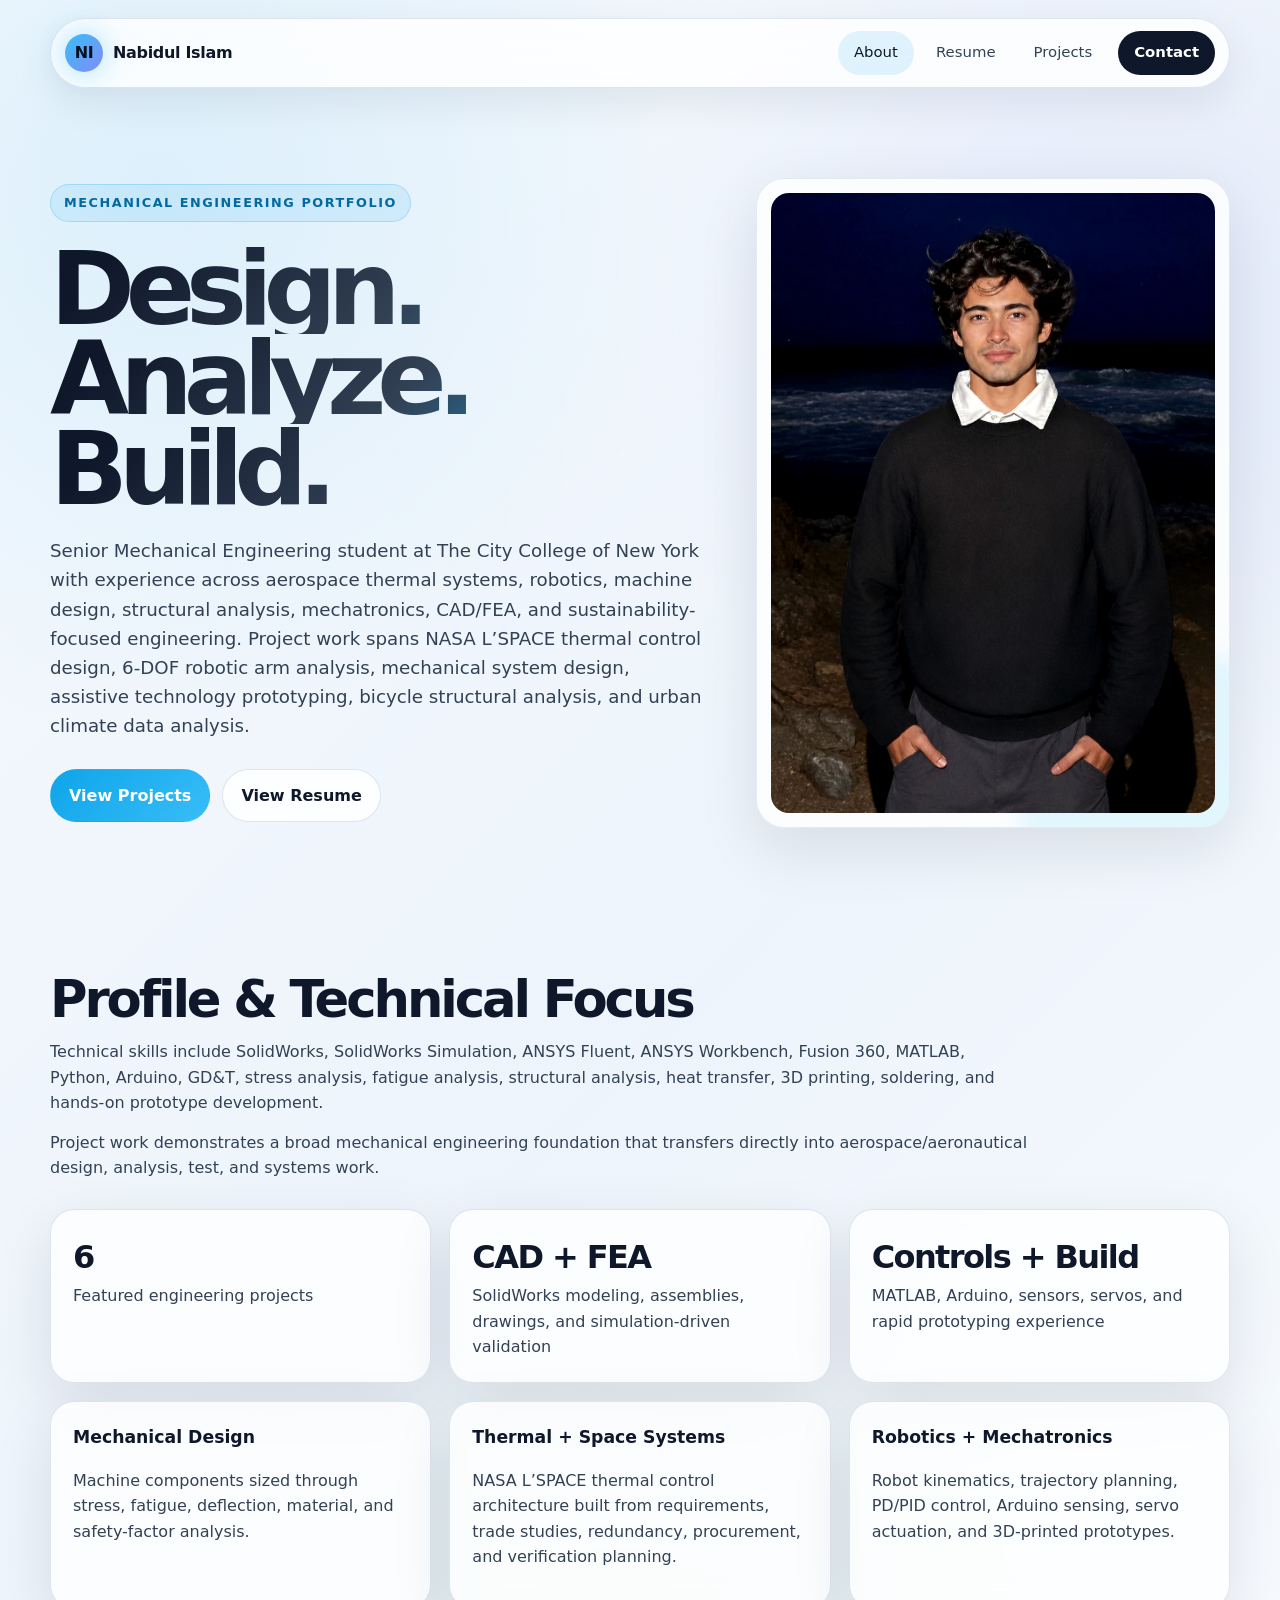
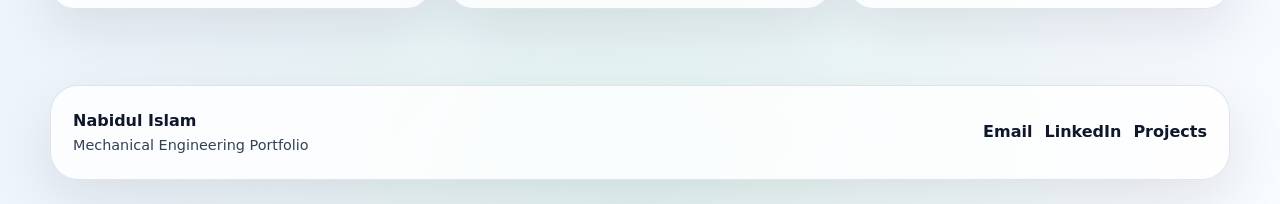
<file: index.html>
<!doctype html><html lang="en"><head><title>Nabidul Islam | Mechanical Engineering Portfolio</title><meta charset="utf-8">
<meta name="viewport" content="width=device-width, initial-scale=1">
<meta name="description" content="Mechanical engineering portfolio for Nabidul Islam: design, robotics, thermal systems, FEA, mechatronics, and sustainability projects.">
<link rel="stylesheet" href="assets/css/styles.css">
<script defer src="assets/js/main.js"></script></head><body><div class="page"><header class="site-header">
  <a class="brand" href="index.html" aria-label="Home"><span class="brand-mark">NI</span><span>Nabidul Islam</span></a>
  <button class="nav-toggle" aria-label="Open navigation" data-nav-toggle><span></span><span></span></button>
  <nav class="nav" data-nav>
    <a class="active" href="index.html">About</a>
    <a  href="resume.html">Resume</a>
    <a  href="projects.html">Projects</a>
    <a class="nav-cta" href="mailto:nabidulislam16@gmail.com">Contact</a>
  </nav>
</header>
<main>
  <section class="container hero">
    <div>
      <span class="eyebrow">Mechanical Engineering Portfolio</span>
      <h1><span>Design.</span><span>Analyze.</span><span>Build.</span></h1>
      <p>Senior Mechanical Engineering student at The City College of New York with experience across aerospace thermal systems, robotics, machine design, structural analysis, mechatronics, CAD/FEA, and sustainability-focused engineering. Project work spans NASA L’SPACE thermal control design, 6-DOF robotic arm analysis, mechanical system design, assistive technology prototyping, bicycle structural analysis, and urban climate data analysis.</p>
      <div class="hero-actions"><a class="btn primary" href="projects.html">View Projects</a><a class="btn" href="resume.html">View Resume</a></div>
    </div>
    <aside class="profile-photo-card" aria-label="Portrait photo of Nabidul Islam">
      <img src="assets/images/profile-photo.jpg" alt="Portrait of Nabidul Islam">
    </aside>
  </section>
  <section class="container section">
    <div class="section-head stacked"><h2>Profile & Technical Focus</h2><p>Technical skills include SolidWorks, SolidWorks Simulation, ANSYS Fluent, ANSYS Workbench, Fusion 360, MATLAB, Python, Arduino, GD&amp;T, stress analysis, fatigue analysis, structural analysis, heat transfer, 3D printing, soldering, and hands-on prototype development.</p><p>Project work demonstrates a broad mechanical engineering foundation that transfers directly into aerospace/aeronautical design, analysis, test, and systems work.</p></div>
    <div class="grid grid-3">
      <article class="stat-card"><strong>6</strong><span>Featured engineering projects</span></article>
      <article class="stat-card"><strong>CAD + FEA</strong><span>SolidWorks modeling, assemblies, drawings, and simulation-driven validation</span></article>
      <article class="stat-card"><strong>Controls + Build</strong><span>MATLAB, Arduino, sensors, servos, and rapid prototyping experience</span></article>
    </div>
    <div class="grid grid-3 focus-grid">
      <article class="info-card"><h3>Mechanical Design</h3><p>Machine components sized through stress, fatigue, deflection, material, and safety-factor analysis.</p></article>
      <article class="info-card"><h3>Thermal + Space Systems</h3><p>NASA L’SPACE thermal control architecture built from requirements, trade studies, redundancy, procurement, and verification planning.</p></article>
      <article class="info-card"><h3>Robotics + Mechatronics</h3><p>Robot kinematics, trajectory planning, PD/PID control, Arduino sensing, servo actuation, and 3D-printed prototypes.</p></article>
    </div>
  </section>
</main><footer class="footer">
  <div><strong>Nabidul Islam</strong><span>Mechanical Engineering Portfolio</span></div>
  <div class="footer-links"><a href="mailto:nabidulislam16@gmail.com">Email</a><a href="https://linkedin.com/in/nabidul-islam-5b1bb9274/">LinkedIn</a><a href="projects.html">Projects</a></div>
</footer></div></body></html>
</file>
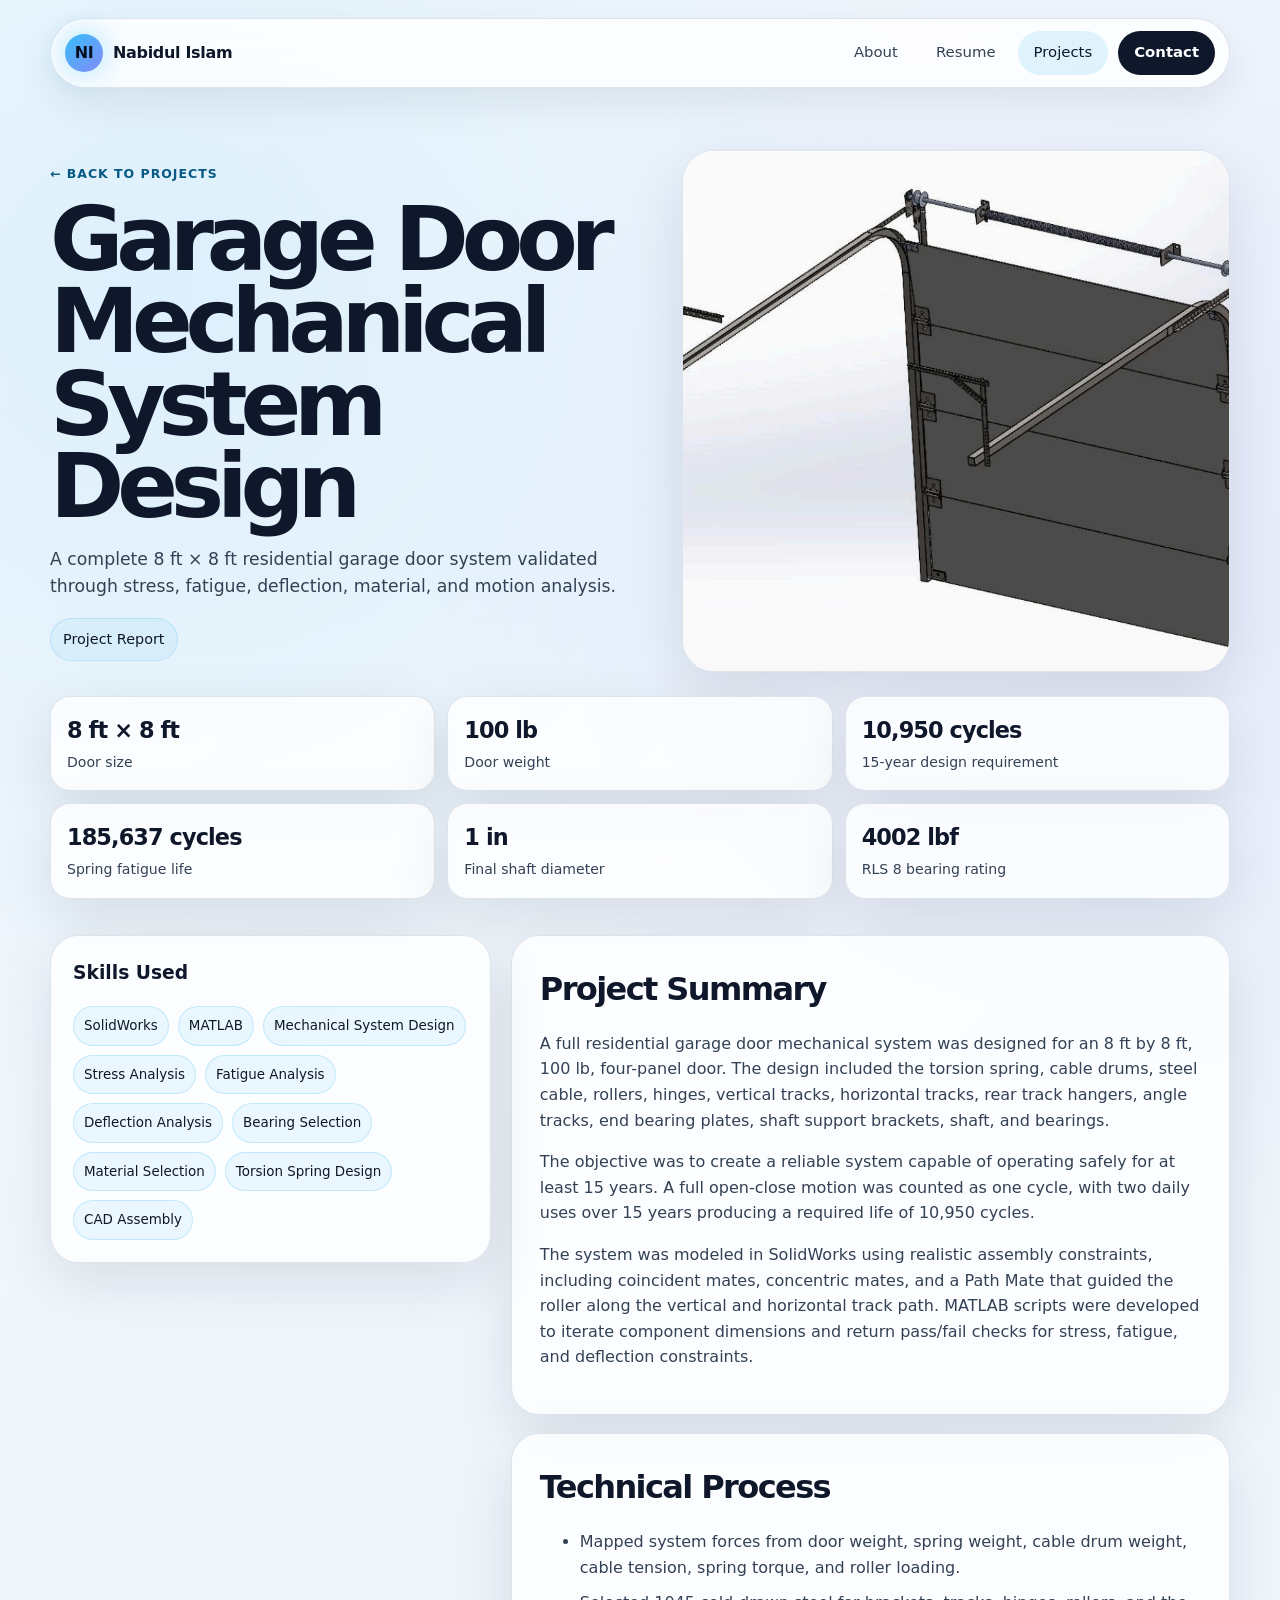
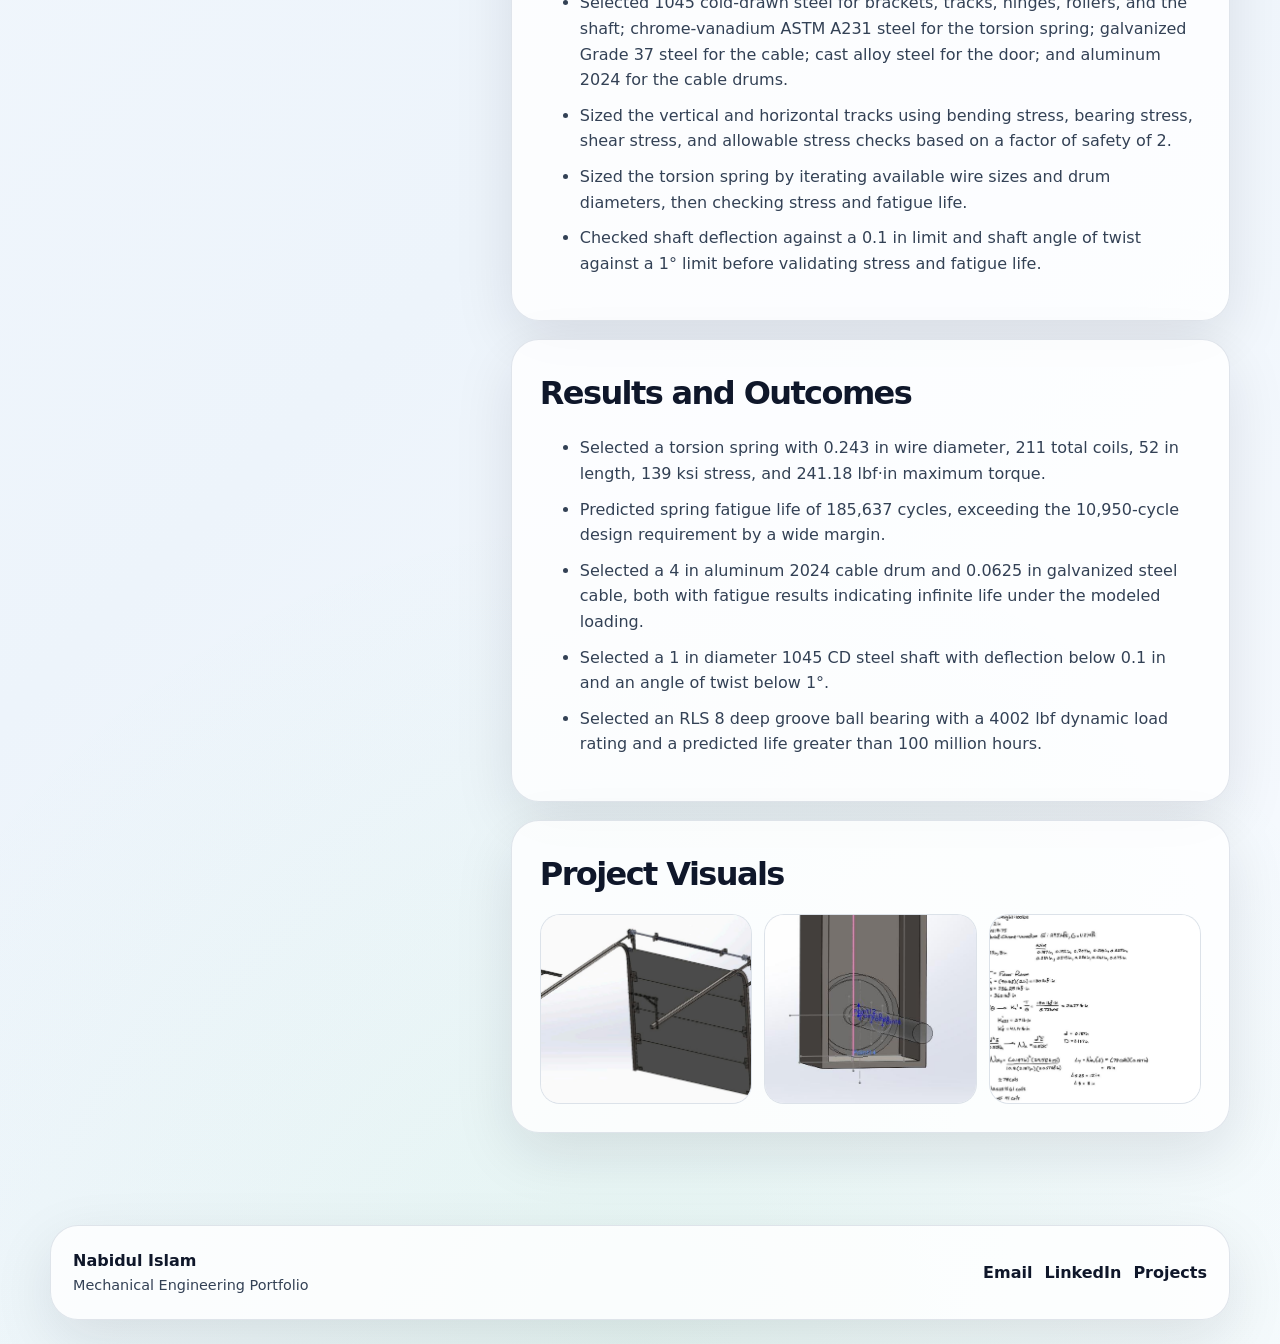
<file: garage-door-mechanical-system.html>
<!doctype html><html lang="en"><head><title>Garage Door Mechanical System Design | Nabidul Islam</title><meta charset="utf-8">
<meta name="viewport" content="width=device-width, initial-scale=1">
<meta name="description" content="Mechanical engineering portfolio for Nabidul Islam: design, robotics, thermal systems, FEA, mechatronics, and sustainability projects.">
<link rel="stylesheet" href="assets/css/styles.css">
<script defer src="assets/js/main.js"></script></head><body><div class="page"><header class="site-header">
  <a class="brand" href="index.html" aria-label="Home"><span class="brand-mark">NI</span><span>Nabidul Islam</span></a>
  <button class="nav-toggle" aria-label="Open navigation" data-nav-toggle><span></span><span></span></button>
  <nav class="nav" data-nav>
    <a  href="index.html">About</a>
    <a  href="resume.html">Resume</a>
    <a class="active" href="projects.html">Projects</a>
    <a class="nav-cta" href="mailto:nabidulislam16@gmail.com">Contact</a>
  </nav>
</header>
<main class="container project-detail">
  <section class="project-top">
    <div class="page-title"><a class="crumb" href="projects.html">← Back to Projects</a><h1>Garage Door Mechanical System Design</h1><p>A complete 8 ft × 8 ft residential garage door system validated through stress, fatigue, deflection, material, and motion analysis.</p><div class="pdf-links"><a href="assets/pdfs/garage-door-mechanical-system.pdf" target="_blank" rel="noreferrer">Project Report</a></div></div>
    <div class="project-visual"><img src="assets/images/garage-door-project-main.jpg" alt="Garage Door Mechanical System Design hero visual"></div>
  </section>
  <section class="metric-strip"><div class="metric"><strong>8 ft × 8 ft</strong><span>Door size</span></div><div class="metric"><strong>100 lb</strong><span>Door weight</span></div><div class="metric"><strong>10,950 cycles</strong><span>15-year design requirement</span></div><div class="metric"><strong>185,637 cycles</strong><span>Spring fatigue life</span></div><div class="metric"><strong>1 in</strong><span>Final shaft diameter</span></div><div class="metric"><strong>4002 lbf</strong><span>RLS 8 bearing rating</span></div></section>
  <section class="content-grid">
    <aside class="side-panel"><h3>Skills Used</h3><div class="stack"><span>SolidWorks</span><span>MATLAB</span><span>Mechanical System Design</span><span>Stress Analysis</span><span>Fatigue Analysis</span><span>Deflection Analysis</span><span>Bearing Selection</span><span>Material Selection</span><span>Torsion Spring Design</span><span>CAD Assembly</span></div></aside>
    <div>
      <article class="summary-block"><h2>Project Summary</h2><p>A full residential garage door mechanical system was designed for an 8 ft by 8 ft, 100 lb, four-panel door. The design included the torsion spring, cable drums, steel cable, rollers, hinges, vertical tracks, horizontal tracks, rear track hangers, angle tracks, end bearing plates, shaft support brackets, shaft, and bearings.</p><p>The objective was to create a reliable system capable of operating safely for at least 15 years. A full open-close motion was counted as one cycle, with two daily uses over 15 years producing a required life of 10,950 cycles.</p><p>The system was modeled in SolidWorks using realistic assembly constraints, including coincident mates, concentric mates, and a Path Mate that guided the roller along the vertical and horizontal track path. MATLAB scripts were developed to iterate component dimensions and return pass/fail checks for stress, fatigue, and deflection constraints.</p></article>
      <article class="summary-block"><h2>Technical Process</h2><ul><li>Mapped system forces from door weight, spring weight, cable drum weight, cable tension, spring torque, and roller loading.</li><li>Selected 1045 cold-drawn steel for brackets, tracks, hinges, rollers, and the shaft; chrome-vanadium ASTM A231 steel for the torsion spring; galvanized Grade 37 steel for the cable; cast alloy steel for the door; and aluminum 2024 for the cable drums.</li><li>Sized the vertical and horizontal tracks using bending stress, bearing stress, shear stress, and allowable stress checks based on a factor of safety of 2.</li><li>Sized the torsion spring by iterating available wire sizes and drum diameters, then checking stress and fatigue life.</li><li>Checked shaft deflection against a 0.1 in limit and shaft angle of twist against a 1° limit before validating stress and fatigue life.</li></ul></article>
      <article class="summary-block"><h2>Results and Outcomes</h2><ul><li>Selected a torsion spring with 0.243 in wire diameter, 211 total coils, 52 in length, 139 ksi stress, and 241.18 lbf·in maximum torque.</li><li>Predicted spring fatigue life of 185,637 cycles, exceeding the 10,950-cycle design requirement by a wide margin.</li><li>Selected a 4 in aluminum 2024 cable drum and 0.0625 in galvanized steel cable, both with fatigue results indicating infinite life under the modeled loading.</li><li>Selected a 1 in diameter 1045 CD steel shaft with deflection below 0.1 in and an angle of twist below 1°.</li><li>Selected an RLS 8 deep groove ball bearing with a 4002 lbf dynamic load rating and a predicted life greater than 100 million hours.</li></ul></article>
      <article class="summary-block"><h2>Project Visuals</h2><div class="gallery"><img src="assets/images/garage-door-project-main.jpg" alt="Garage Door Mechanical System Design project image"><img src="assets/images/garage-pathmate.jpg" alt="Garage Door Mechanical System Design project image"><img src="assets/images/garage-spring.jpg" alt="Garage Door Mechanical System Design project image"></div></article>
    </div>
  </section>
</main><footer class="footer">
  <div><strong>Nabidul Islam</strong><span>Mechanical Engineering Portfolio</span></div>
  <div class="footer-links"><a href="mailto:nabidulislam16@gmail.com">Email</a><a href="https://linkedin.com/in/nabidul-islam-5b1bb9274/">LinkedIn</a><a href="projects.html">Projects</a></div>
</footer></div></body></html>
</file>
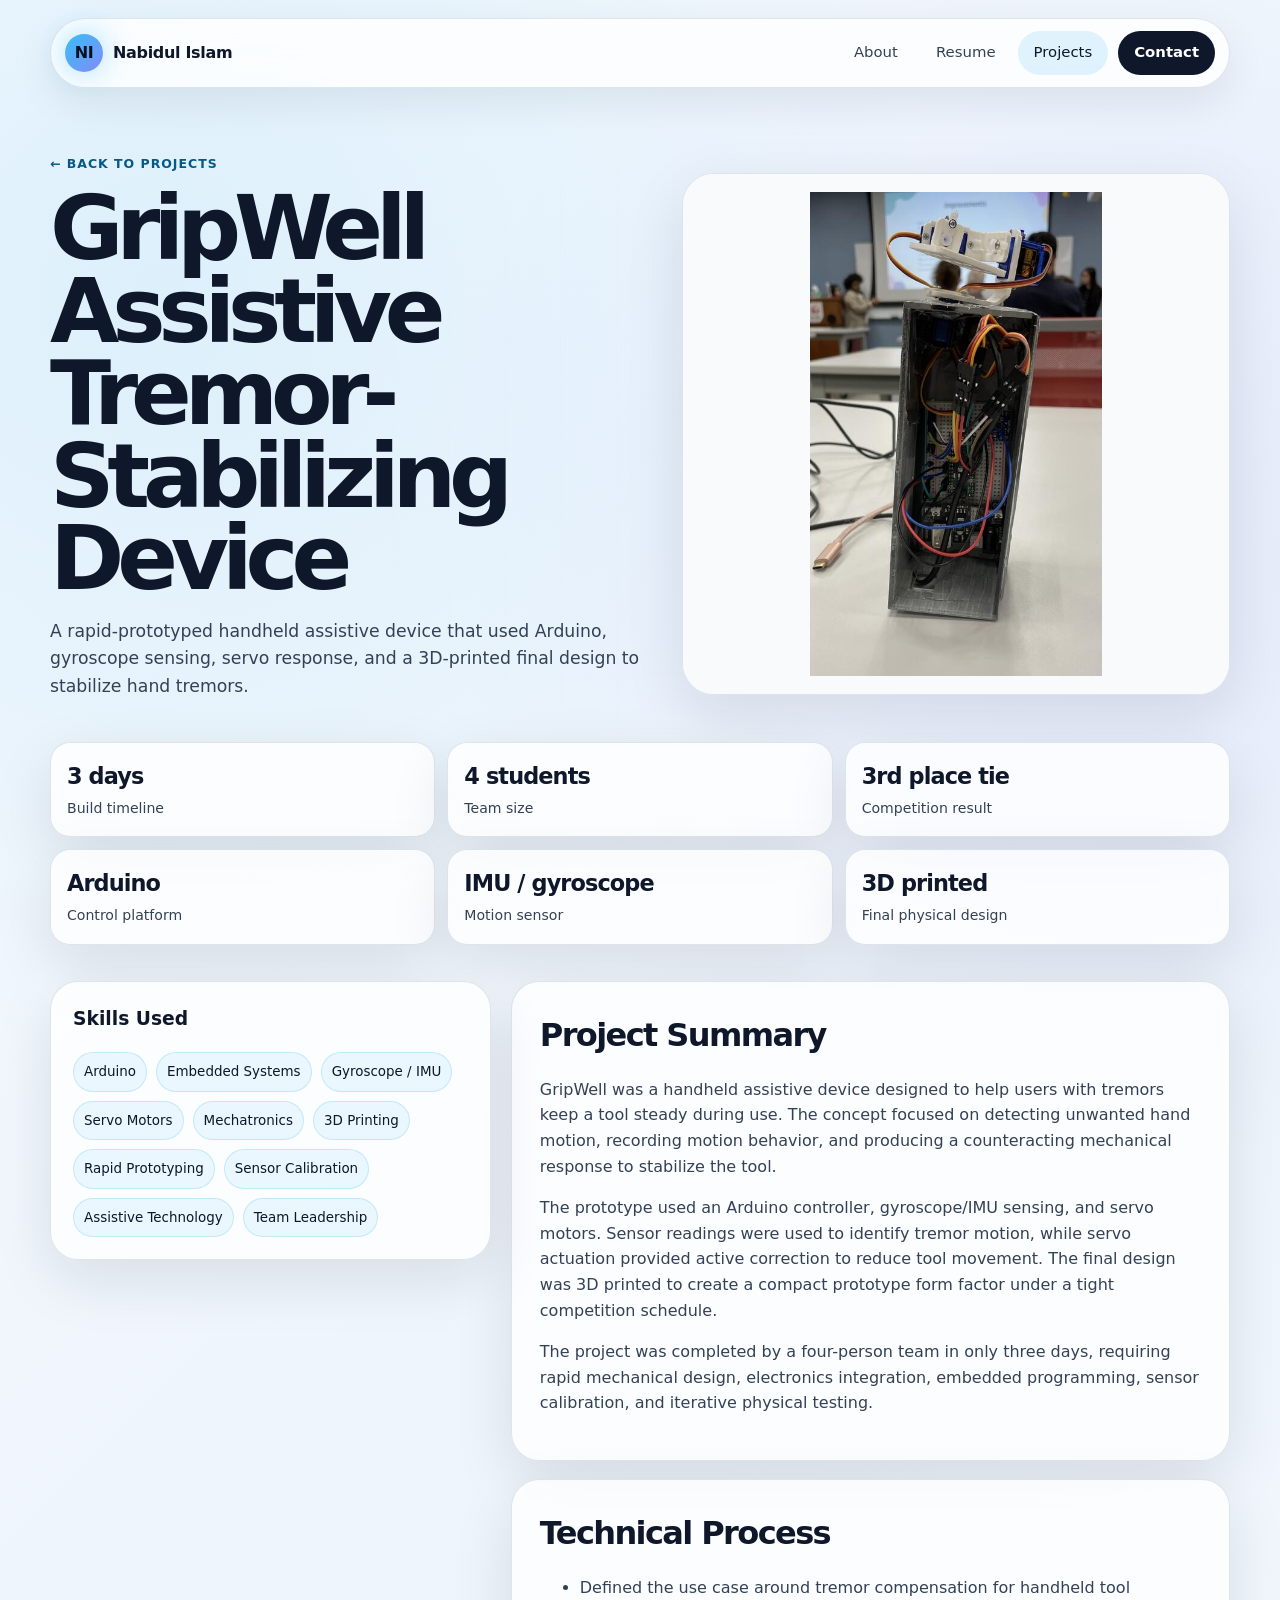
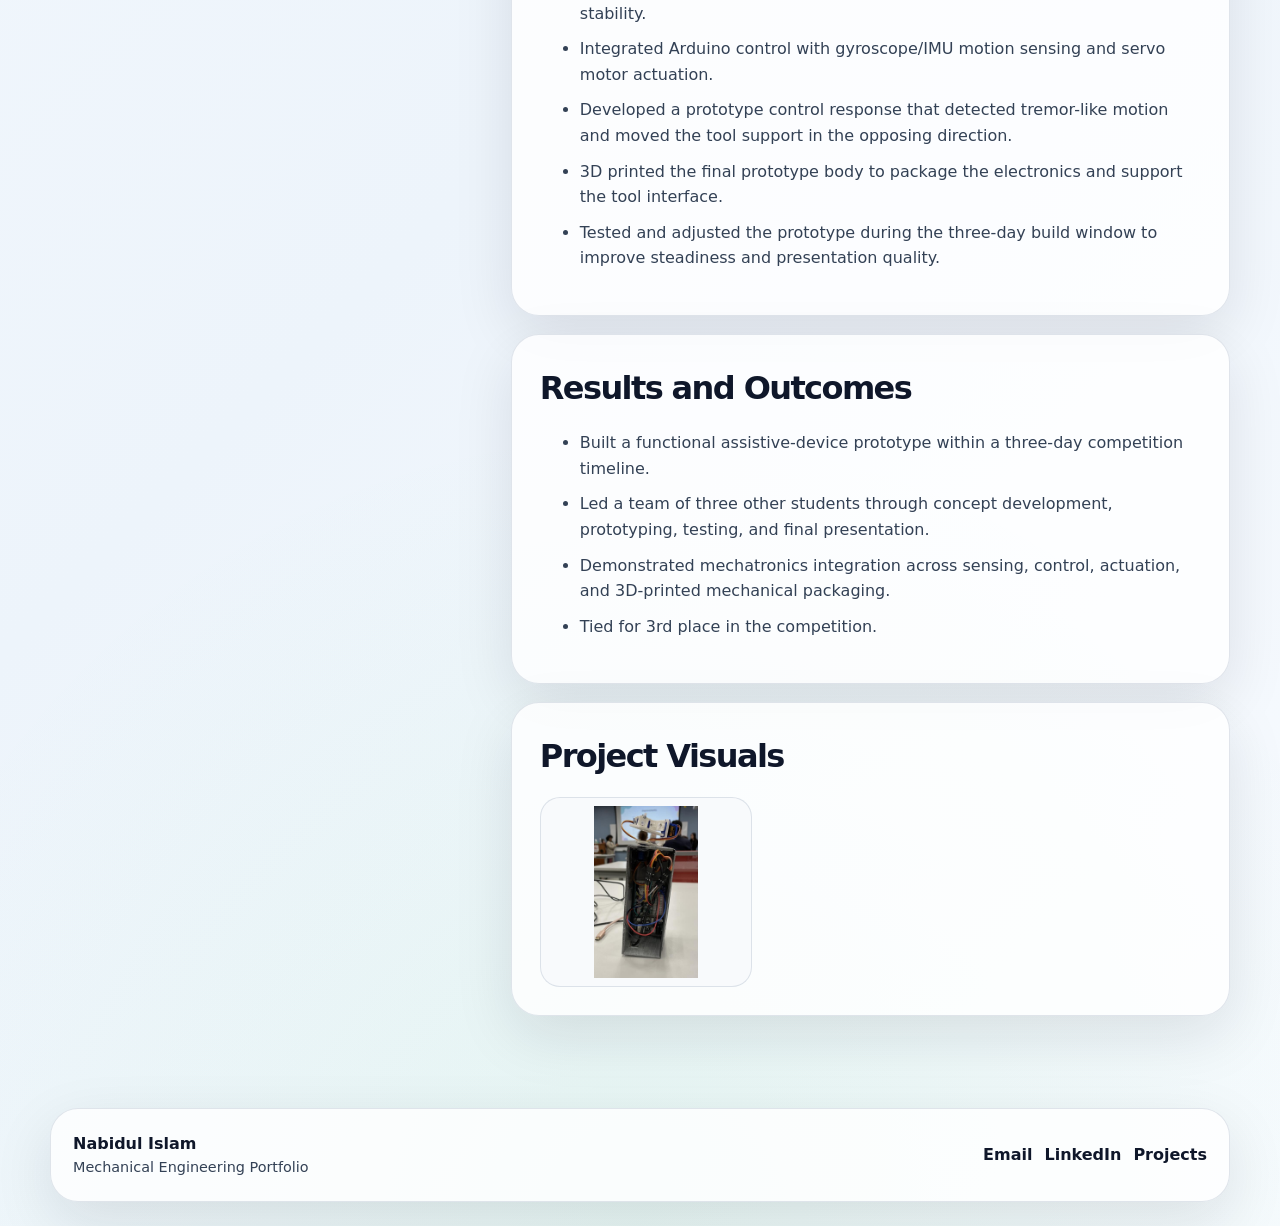
<file: gripwell-assistive-device.html>
<!doctype html><html lang="en"><head><title>GripWell Assistive Tremor-Stabilizing Device | Nabidul Islam</title><meta charset="utf-8">
<meta name="viewport" content="width=device-width, initial-scale=1">
<meta name="description" content="Mechanical engineering portfolio for Nabidul Islam: design, robotics, thermal systems, FEA, mechatronics, and sustainability projects.">
<link rel="stylesheet" href="assets/css/styles.css">
<script defer src="assets/js/main.js"></script></head><body><div class="page"><header class="site-header">
  <a class="brand" href="index.html" aria-label="Home"><span class="brand-mark">NI</span><span>Nabidul Islam</span></a>
  <button class="nav-toggle" aria-label="Open navigation" data-nav-toggle><span></span><span></span></button>
  <nav class="nav" data-nav>
    <a  href="index.html">About</a>
    <a  href="resume.html">Resume</a>
    <a class="active" href="projects.html">Projects</a>
    <a class="nav-cta" href="mailto:nabidulislam16@gmail.com">Contact</a>
  </nav>
</header>
<main class="container project-detail">
  <section class="project-top">
    <div class="page-title"><a class="crumb" href="projects.html">← Back to Projects</a><h1>GripWell Assistive Tremor-Stabilizing Device</h1><p>A rapid-prototyped handheld assistive device that used Arduino, gyroscope sensing, servo response, and a 3D-printed final design to stabilize hand tremors.</p></div>
    <div class="project-visual"><img src="assets/images/gripwell-photo.jpg" alt="GripWell Assistive Tremor-Stabilizing Device hero visual"></div>
  </section>
  <section class="metric-strip"><div class="metric"><strong>3 days</strong><span>Build timeline</span></div><div class="metric"><strong>4 students</strong><span>Team size</span></div><div class="metric"><strong>3rd place tie</strong><span>Competition result</span></div><div class="metric"><strong>Arduino</strong><span>Control platform</span></div><div class="metric"><strong>IMU / gyroscope</strong><span>Motion sensor</span></div><div class="metric"><strong>3D printed</strong><span>Final physical design</span></div></section>
  <section class="content-grid">
    <aside class="side-panel"><h3>Skills Used</h3><div class="stack"><span>Arduino</span><span>Embedded Systems</span><span>Gyroscope / IMU</span><span>Servo Motors</span><span>Mechatronics</span><span>3D Printing</span><span>Rapid Prototyping</span><span>Sensor Calibration</span><span>Assistive Technology</span><span>Team Leadership</span></div></aside>
    <div>
      <article class="summary-block"><h2>Project Summary</h2><p>GripWell was a handheld assistive device designed to help users with tremors keep a tool steady during use. The concept focused on detecting unwanted hand motion, recording motion behavior, and producing a counteracting mechanical response to stabilize the tool.</p><p>The prototype used an Arduino controller, gyroscope/IMU sensing, and servo motors. Sensor readings were used to identify tremor motion, while servo actuation provided active correction to reduce tool movement. The final design was 3D printed to create a compact prototype form factor under a tight competition schedule.</p><p>The project was completed by a four-person team in only three days, requiring rapid mechanical design, electronics integration, embedded programming, sensor calibration, and iterative physical testing.</p></article>
      <article class="summary-block"><h2>Technical Process</h2><ul><li>Defined the use case around tremor compensation for handheld tool stability.</li><li>Integrated Arduino control with gyroscope/IMU motion sensing and servo motor actuation.</li><li>Developed a prototype control response that detected tremor-like motion and moved the tool support in the opposing direction.</li><li>3D printed the final prototype body to package the electronics and support the tool interface.</li><li>Tested and adjusted the prototype during the three-day build window to improve steadiness and presentation quality.</li></ul></article>
      <article class="summary-block"><h2>Results and Outcomes</h2><ul><li>Built a functional assistive-device prototype within a three-day competition timeline.</li><li>Led a team of three other students through concept development, prototyping, testing, and final presentation.</li><li>Demonstrated mechatronics integration across sensing, control, actuation, and 3D-printed mechanical packaging.</li><li>Tied for 3rd place in the competition.</li></ul></article>
      <article class="summary-block"><h2>Project Visuals</h2><div class="gallery"><img src="assets/images/gripwell-photo.jpg" alt="GripWell Assistive Tremor-Stabilizing Device project image"></div></article>
    </div>
  </section>
</main><footer class="footer">
  <div><strong>Nabidul Islam</strong><span>Mechanical Engineering Portfolio</span></div>
  <div class="footer-links"><a href="mailto:nabidulislam16@gmail.com">Email</a><a href="https://linkedin.com/in/nabidul-islam-5b1bb9274/">LinkedIn</a><a href="projects.html">Projects</a></div>
</footer></div></body></html>
</file>
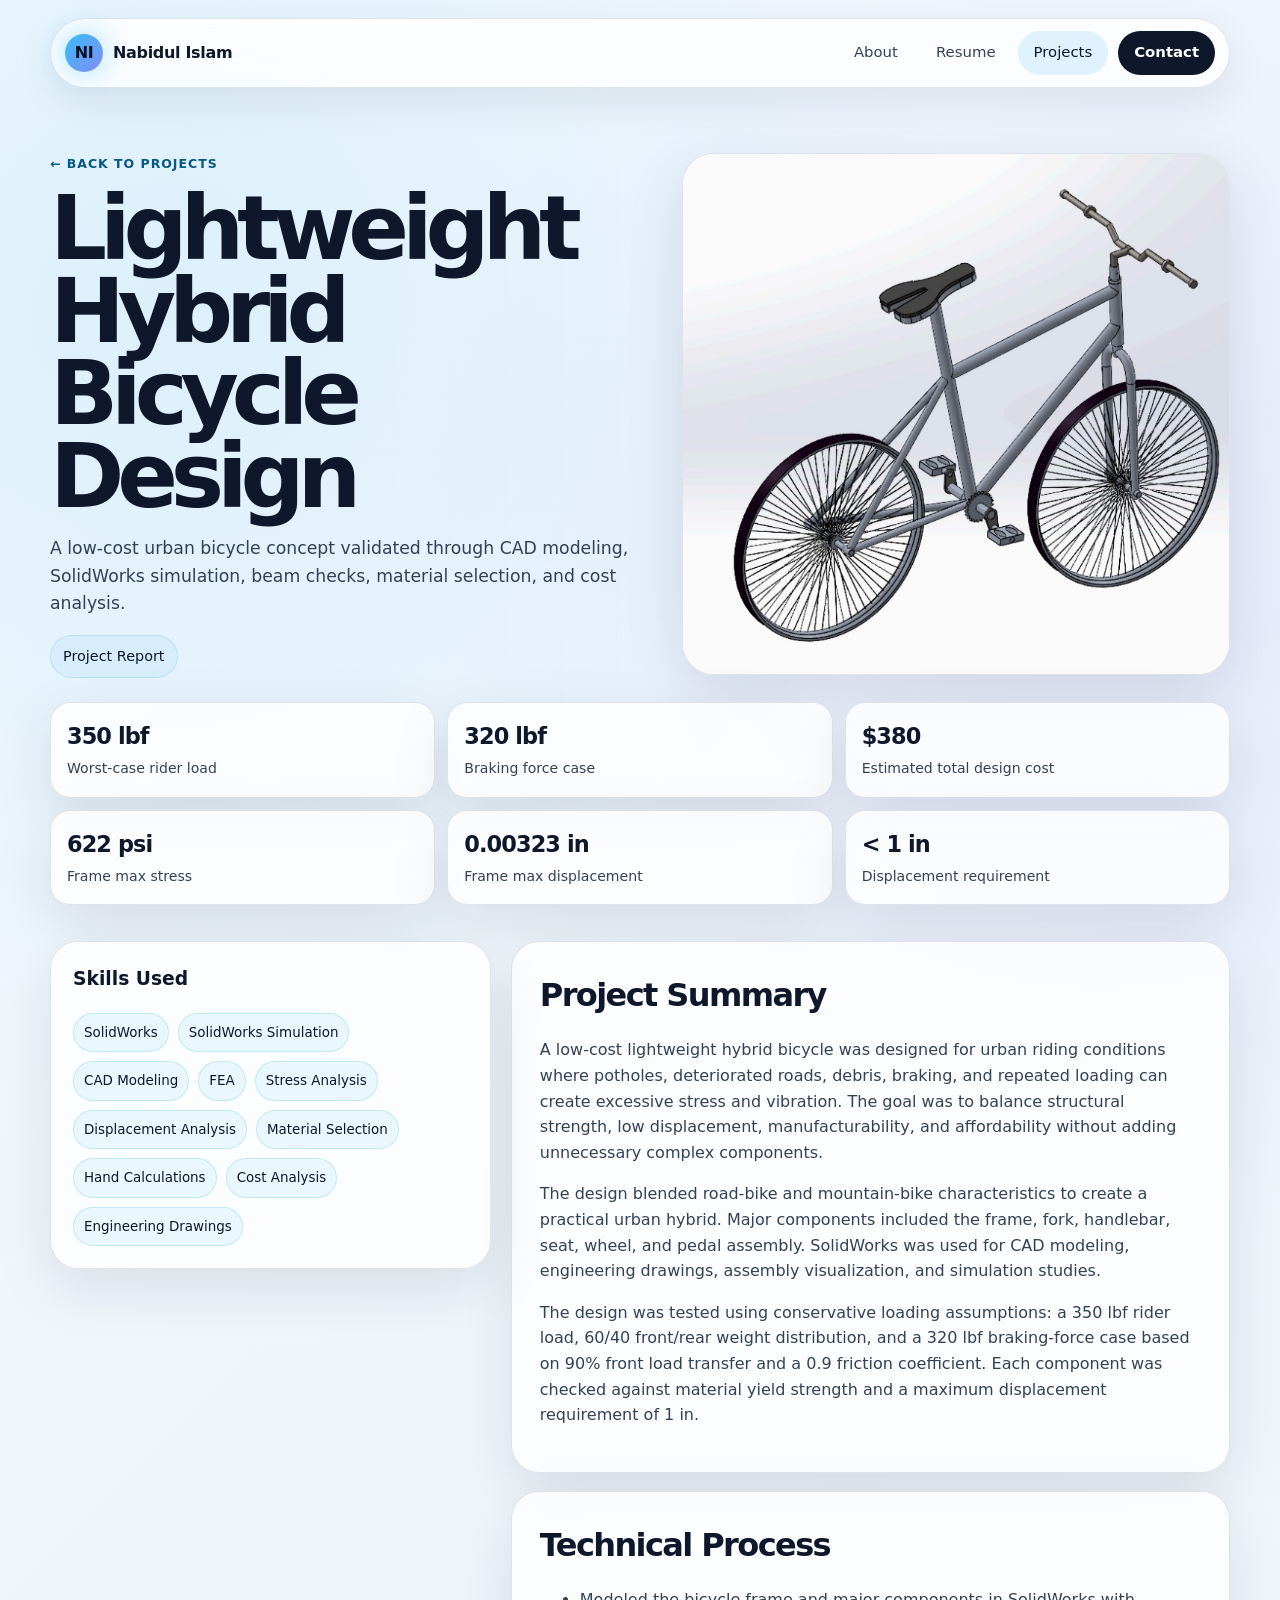
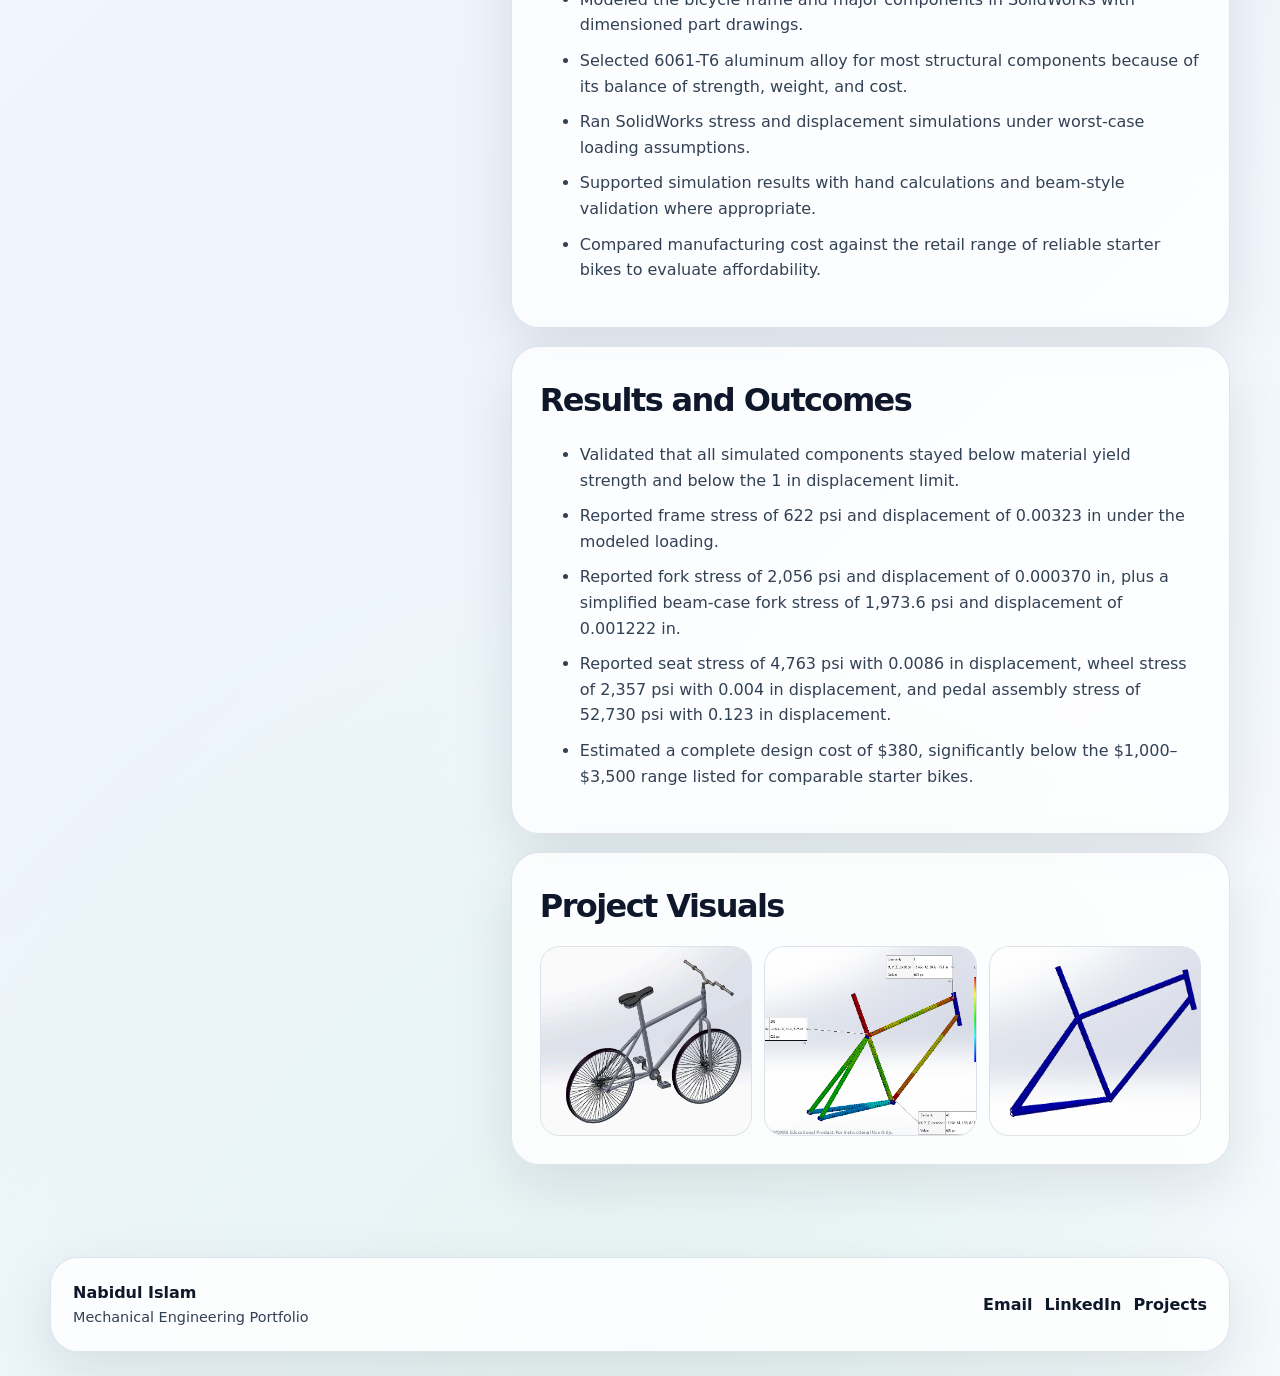
<file: lightweight-hybrid-bicycle.html>
<!doctype html><html lang="en"><head><title>Lightweight Hybrid Bicycle Design | Nabidul Islam</title><meta charset="utf-8">
<meta name="viewport" content="width=device-width, initial-scale=1">
<meta name="description" content="Mechanical engineering portfolio for Nabidul Islam: design, robotics, thermal systems, FEA, mechatronics, and sustainability projects.">
<link rel="stylesheet" href="assets/css/styles.css">
<script defer src="assets/js/main.js"></script></head><body><div class="page"><header class="site-header">
  <a class="brand" href="index.html" aria-label="Home"><span class="brand-mark">NI</span><span>Nabidul Islam</span></a>
  <button class="nav-toggle" aria-label="Open navigation" data-nav-toggle><span></span><span></span></button>
  <nav class="nav" data-nav>
    <a  href="index.html">About</a>
    <a  href="resume.html">Resume</a>
    <a class="active" href="projects.html">Projects</a>
    <a class="nav-cta" href="mailto:nabidulislam16@gmail.com">Contact</a>
  </nav>
</header>
<main class="container project-detail">
  <section class="project-top">
    <div class="page-title"><a class="crumb" href="projects.html">← Back to Projects</a><h1>Lightweight Hybrid Bicycle Design</h1><p>A low-cost urban bicycle concept validated through CAD modeling, SolidWorks simulation, beam checks, material selection, and cost analysis.</p><div class="pdf-links"><a href="assets/pdfs/lightweight-bicycle-final-project.pdf" target="_blank" rel="noreferrer">Project Report</a></div></div>
    <div class="project-visual"><img src="assets/images/bicycle-frame.png" alt="Lightweight Hybrid Bicycle Design hero visual"></div>
  </section>
  <section class="metric-strip"><div class="metric"><strong>350 lbf</strong><span>Worst-case rider load</span></div><div class="metric"><strong>320 lbf</strong><span>Braking force case</span></div><div class="metric"><strong>$380</strong><span>Estimated total design cost</span></div><div class="metric"><strong>622 psi</strong><span>Frame max stress</span></div><div class="metric"><strong>0.00323 in</strong><span>Frame max displacement</span></div><div class="metric"><strong>< 1 in</strong><span>Displacement requirement</span></div></section>
  <section class="content-grid">
    <aside class="side-panel"><h3>Skills Used</h3><div class="stack"><span>SolidWorks</span><span>SolidWorks Simulation</span><span>CAD Modeling</span><span>FEA</span><span>Stress Analysis</span><span>Displacement Analysis</span><span>Material Selection</span><span>Hand Calculations</span><span>Cost Analysis</span><span>Engineering Drawings</span></div></aside>
    <div>
      <article class="summary-block"><h2>Project Summary</h2><p>A low-cost lightweight hybrid bicycle was designed for urban riding conditions where potholes, deteriorated roads, debris, braking, and repeated loading can create excessive stress and vibration. The goal was to balance structural strength, low displacement, manufacturability, and affordability without adding unnecessary complex components.</p><p>The design blended road-bike and mountain-bike characteristics to create a practical urban hybrid. Major components included the frame, fork, handlebar, seat, wheel, and pedal assembly. SolidWorks was used for CAD modeling, engineering drawings, assembly visualization, and simulation studies.</p><p>The design was tested using conservative loading assumptions: a 350 lbf rider load, 60/40 front/rear weight distribution, and a 320 lbf braking-force case based on 90% front load transfer and a 0.9 friction coefficient. Each component was checked against material yield strength and a maximum displacement requirement of 1 in.</p></article>
      <article class="summary-block"><h2>Technical Process</h2><ul><li>Modeled the bicycle frame and major components in SolidWorks with dimensioned part drawings.</li><li>Selected 6061-T6 aluminum alloy for most structural components because of its balance of strength, weight, and cost.</li><li>Ran SolidWorks stress and displacement simulations under worst-case loading assumptions.</li><li>Supported simulation results with hand calculations and beam-style validation where appropriate.</li><li>Compared manufacturing cost against the retail range of reliable starter bikes to evaluate affordability.</li></ul></article>
      <article class="summary-block"><h2>Results and Outcomes</h2><ul><li>Validated that all simulated components stayed below material yield strength and below the 1 in displacement limit.</li><li>Reported frame stress of 622 psi and displacement of 0.00323 in under the modeled loading.</li><li>Reported fork stress of 2,056 psi and displacement of 0.000370 in, plus a simplified beam-case fork stress of 1,973.6 psi and displacement of 0.001222 in.</li><li>Reported seat stress of 4,763 psi with 0.0086 in displacement, wheel stress of 2,357 psi with 0.004 in displacement, and pedal assembly stress of 52,730 psi with 0.123 in displacement.</li><li>Estimated a complete design cost of $380, significantly below the $1,000–$3,500 range listed for comparable starter bikes.</li></ul></article>
      <article class="summary-block"><h2>Project Visuals</h2><div class="gallery"><img src="assets/images/bicycle-frame.png" alt="Lightweight Hybrid Bicycle Design project image"><img src="assets/images/bicycle-fea.png" alt="Lightweight Hybrid Bicycle Design project image"><img src="assets/images/bicycle-disp.png" alt="Lightweight Hybrid Bicycle Design project image"></div></article>
    </div>
  </section>
</main><footer class="footer">
  <div><strong>Nabidul Islam</strong><span>Mechanical Engineering Portfolio</span></div>
  <div class="footer-links"><a href="mailto:nabidulislam16@gmail.com">Email</a><a href="https://linkedin.com/in/nabidul-islam-5b1bb9274/">LinkedIn</a><a href="projects.html">Projects</a></div>
</footer></div></body></html>
</file>
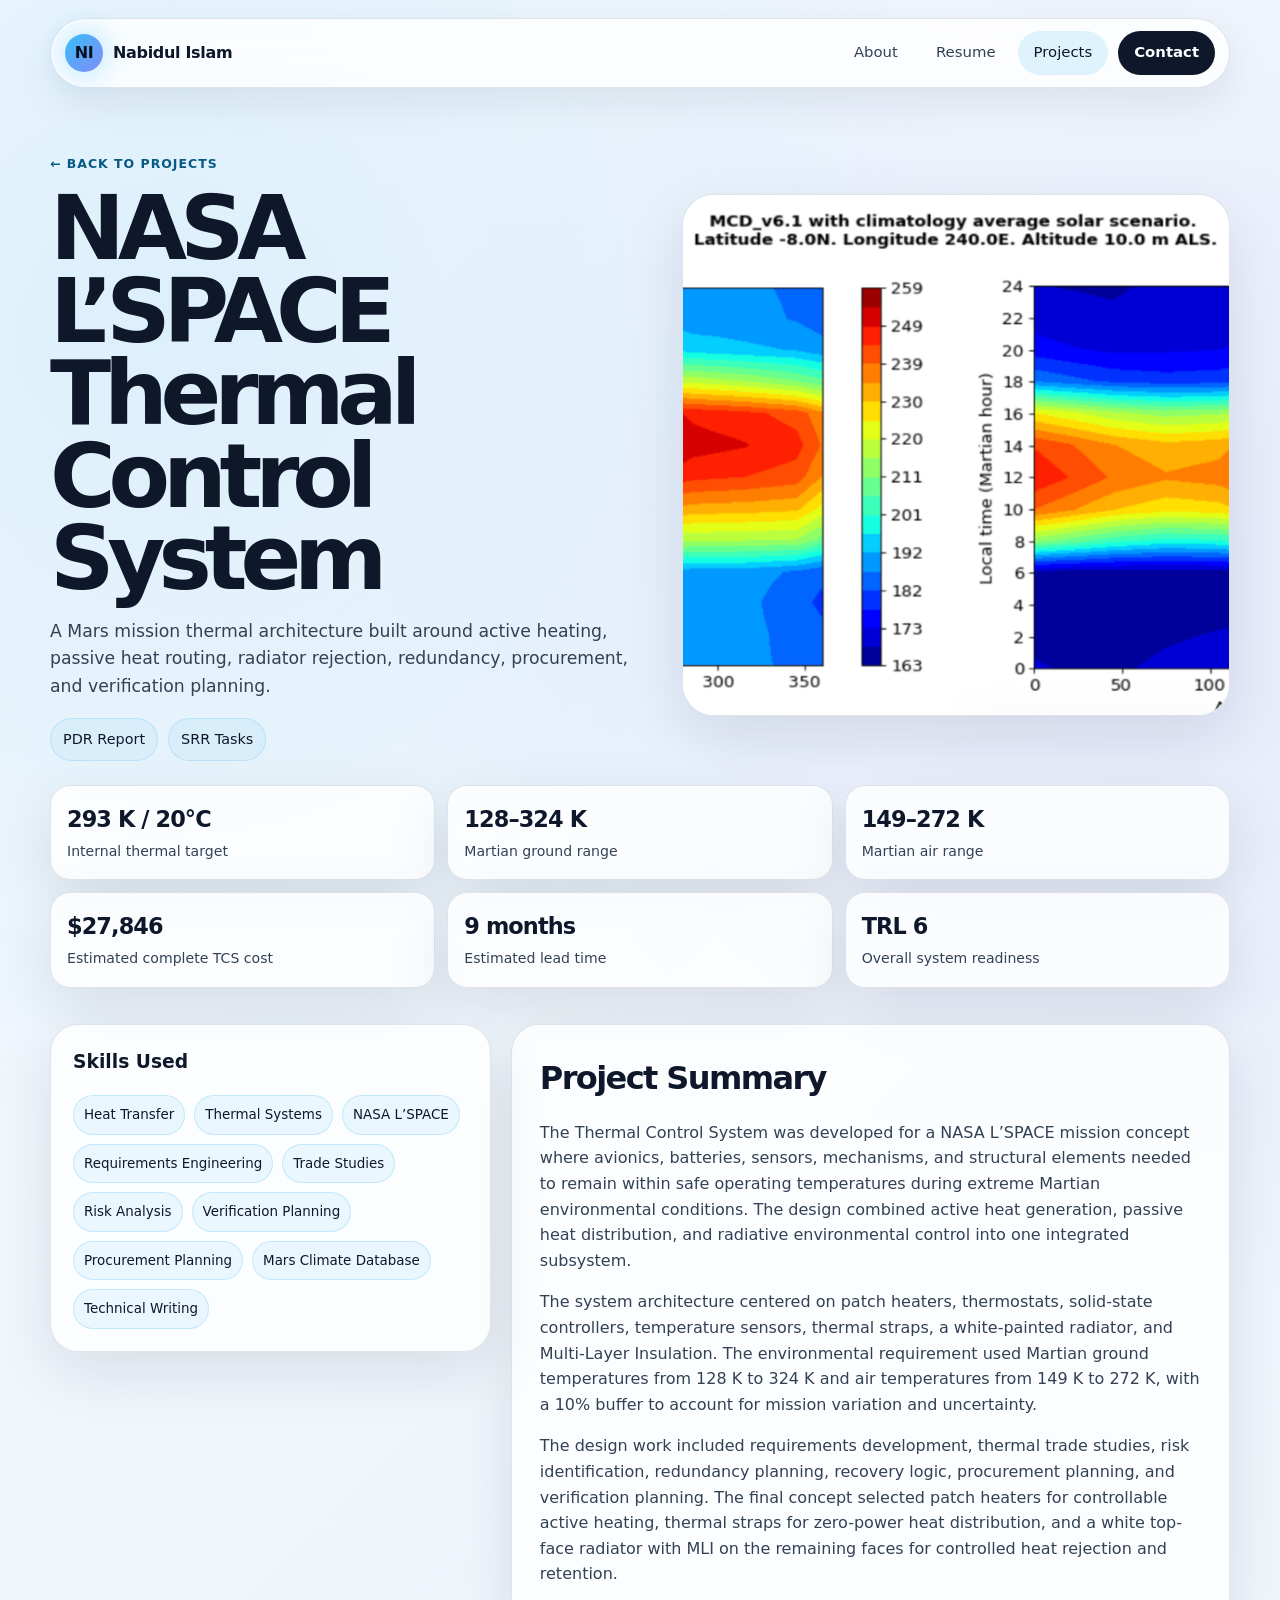
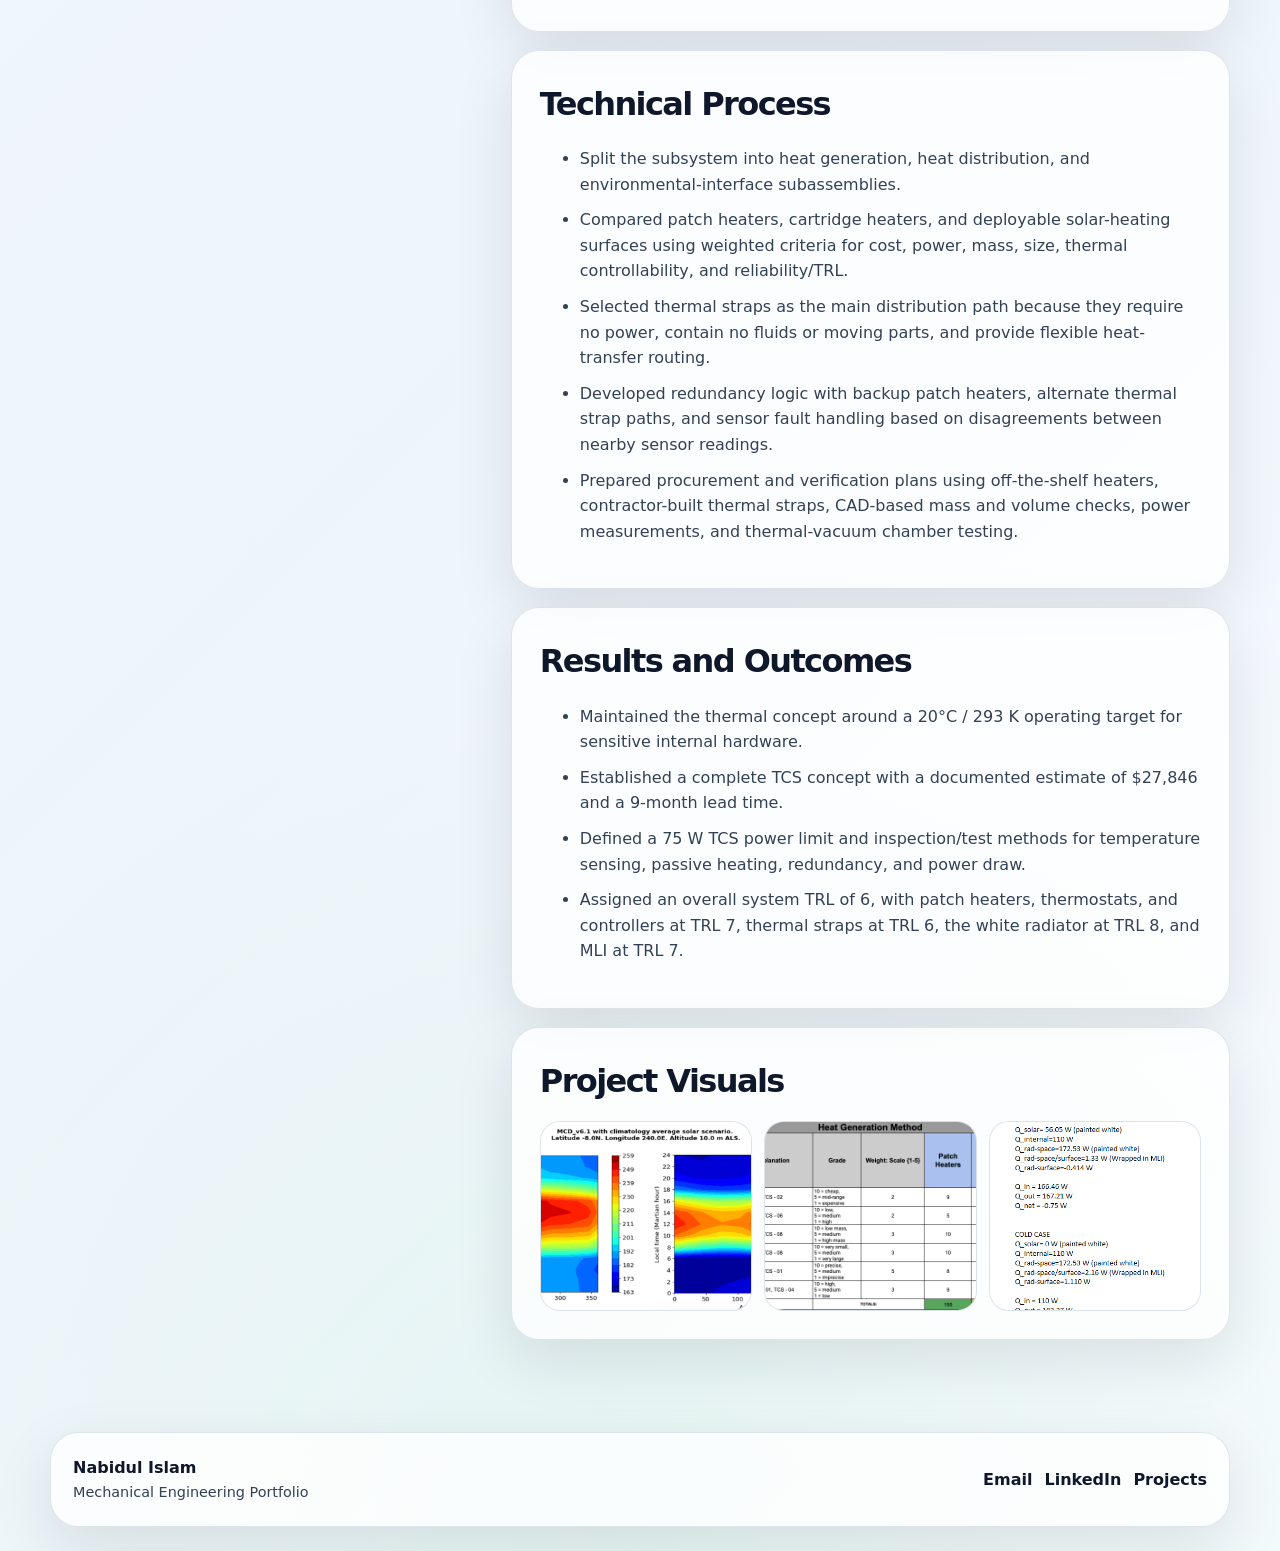
<file: nasa-lspace-thermal-control.html>
<!doctype html><html lang="en"><head><title>NASA L’SPACE Thermal Control System | Nabidul Islam</title><meta charset="utf-8">
<meta name="viewport" content="width=device-width, initial-scale=1">
<meta name="description" content="Mechanical engineering portfolio for Nabidul Islam: design, robotics, thermal systems, FEA, mechatronics, and sustainability projects.">
<link rel="stylesheet" href="assets/css/styles.css">
<script defer src="assets/js/main.js"></script></head><body><div class="page"><header class="site-header">
  <a class="brand" href="index.html" aria-label="Home"><span class="brand-mark">NI</span><span>Nabidul Islam</span></a>
  <button class="nav-toggle" aria-label="Open navigation" data-nav-toggle><span></span><span></span></button>
  <nav class="nav" data-nav>
    <a  href="index.html">About</a>
    <a  href="resume.html">Resume</a>
    <a class="active" href="projects.html">Projects</a>
    <a class="nav-cta" href="mailto:nabidulislam16@gmail.com">Contact</a>
  </nav>
</header>
<main class="container project-detail">
  <section class="project-top">
    <div class="page-title"><a class="crumb" href="projects.html">← Back to Projects</a><h1>NASA L’SPACE Thermal Control System</h1><p>A Mars mission thermal architecture built around active heating, passive heat routing, radiator rejection, redundancy, procurement, and verification planning.</p><div class="pdf-links"><a href="assets/pdfs/nasa-lspace-thermal-pdr.pdf" target="_blank" rel="noreferrer">PDR Report</a><a href="assets/pdfs/nasa-lspace-thermal-srr.pdf" target="_blank" rel="noreferrer">SRR Tasks</a></div></div>
    <div class="project-visual"><img src="assets/images/thermal-mars.png" alt="NASA L’SPACE Thermal Control System hero visual"></div>
  </section>
  <section class="metric-strip"><div class="metric"><strong>293 K / 20°C</strong><span>Internal thermal target</span></div><div class="metric"><strong>128–324 K</strong><span>Martian ground range</span></div><div class="metric"><strong>149–272 K</strong><span>Martian air range</span></div><div class="metric"><strong>$27,846</strong><span>Estimated complete TCS cost</span></div><div class="metric"><strong>9 months</strong><span>Estimated lead time</span></div><div class="metric"><strong>TRL 6</strong><span>Overall system readiness</span></div></section>
  <section class="content-grid">
    <aside class="side-panel"><h3>Skills Used</h3><div class="stack"><span>Heat Transfer</span><span>Thermal Systems</span><span>NASA L’SPACE</span><span>Requirements Engineering</span><span>Trade Studies</span><span>Risk Analysis</span><span>Verification Planning</span><span>Procurement Planning</span><span>Mars Climate Database</span><span>Technical Writing</span></div></aside>
    <div>
      <article class="summary-block"><h2>Project Summary</h2><p>The Thermal Control System was developed for a NASA L’SPACE mission concept where avionics, batteries, sensors, mechanisms, and structural elements needed to remain within safe operating temperatures during extreme Martian environmental conditions. The design combined active heat generation, passive heat distribution, and radiative environmental control into one integrated subsystem.</p><p>The system architecture centered on patch heaters, thermostats, solid-state controllers, temperature sensors, thermal straps, a white-painted radiator, and Multi-Layer Insulation. The environmental requirement used Martian ground temperatures from 128 K to 324 K and air temperatures from 149 K to 272 K, with a 10% buffer to account for mission variation and uncertainty.</p><p>The design work included requirements development, thermal trade studies, risk identification, redundancy planning, recovery logic, procurement planning, and verification planning. The final concept selected patch heaters for controllable active heating, thermal straps for zero-power heat distribution, and a white top-face radiator with MLI on the remaining faces for controlled heat rejection and retention.</p></article>
      <article class="summary-block"><h2>Technical Process</h2><ul><li>Split the subsystem into heat generation, heat distribution, and environmental-interface subassemblies.</li><li>Compared patch heaters, cartridge heaters, and deployable solar-heating surfaces using weighted criteria for cost, power, mass, size, thermal controllability, and reliability/TRL.</li><li>Selected thermal straps as the main distribution path because they require no power, contain no fluids or moving parts, and provide flexible heat-transfer routing.</li><li>Developed redundancy logic with backup patch heaters, alternate thermal strap paths, and sensor fault handling based on disagreements between nearby sensor readings.</li><li>Prepared procurement and verification plans using off-the-shelf heaters, contractor-built thermal straps, CAD-based mass and volume checks, power measurements, and thermal-vacuum chamber testing.</li></ul></article>
      <article class="summary-block"><h2>Results and Outcomes</h2><ul><li>Maintained the thermal concept around a 20°C / 293 K operating target for sensitive internal hardware.</li><li>Established a complete TCS concept with a documented estimate of $27,846 and a 9-month lead time.</li><li>Defined a 75 W TCS power limit and inspection/test methods for temperature sensing, passive heating, redundancy, and power draw.</li><li>Assigned an overall system TRL of 6, with patch heaters, thermostats, and controllers at TRL 7, thermal straps at TRL 6, the white radiator at TRL 8, and MLI at TRL 7.</li></ul></article>
      <article class="summary-block"><h2>Project Visuals</h2><div class="gallery"><img src="assets/images/thermal-mars.png" alt="NASA L’SPACE Thermal Control System project image"><img src="assets/images/thermal-trades.png" alt="NASA L’SPACE Thermal Control System project image"><img src="assets/images/thermal-mass-power.png" alt="NASA L’SPACE Thermal Control System project image"></div></article>
    </div>
  </section>
</main><footer class="footer">
  <div><strong>Nabidul Islam</strong><span>Mechanical Engineering Portfolio</span></div>
  <div class="footer-links"><a href="mailto:nabidulislam16@gmail.com">Email</a><a href="https://linkedin.com/in/nabidul-islam-5b1bb9274/">LinkedIn</a><a href="projects.html">Projects</a></div>
</footer></div></body></html>
</file>
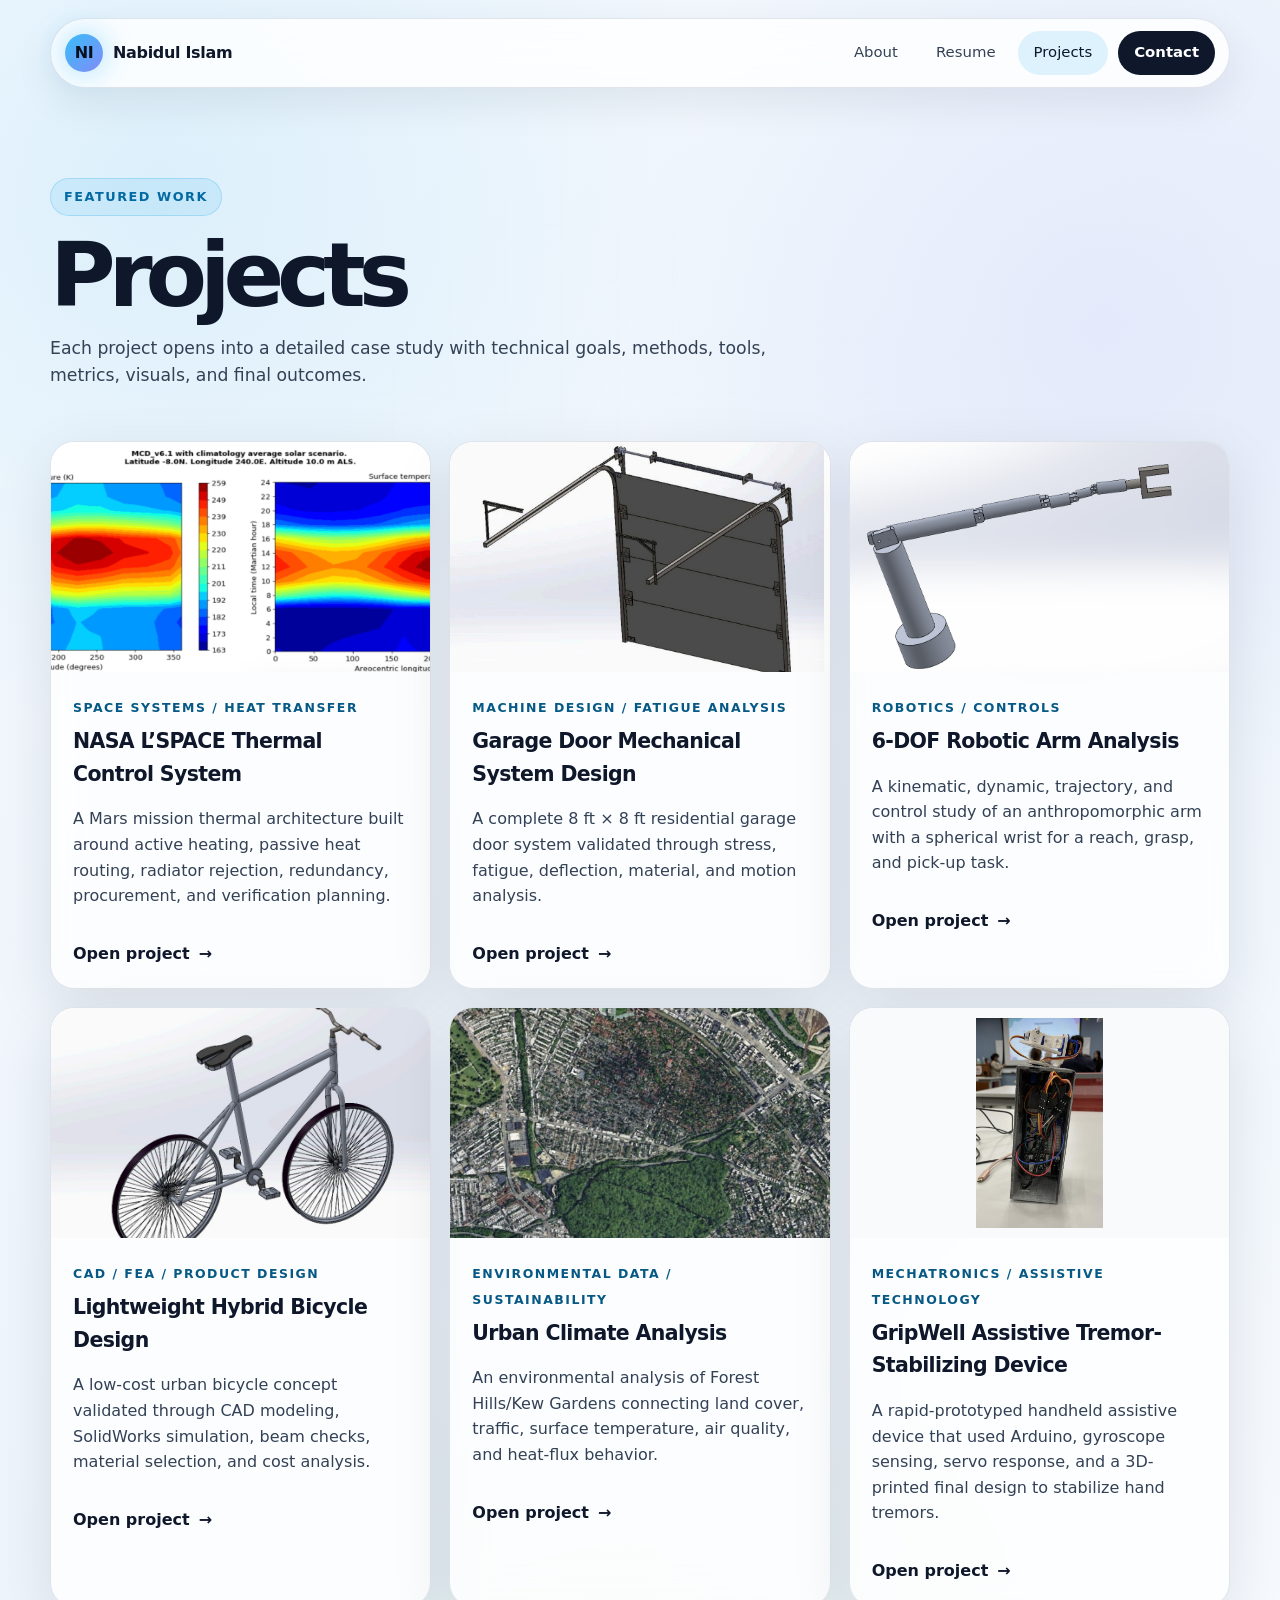
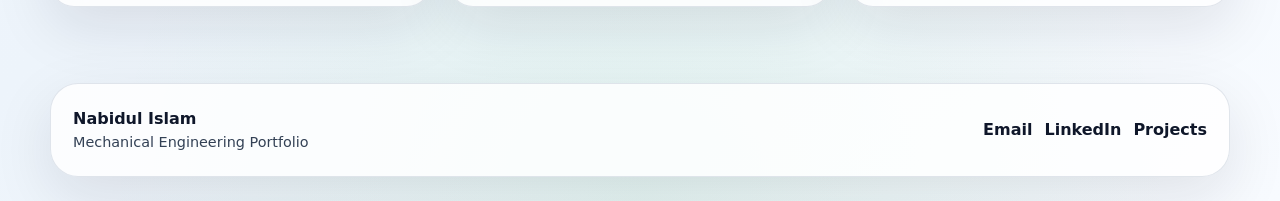
<file: projects.html>
<!doctype html><html lang="en"><head><title>Projects | Nabidul Islam</title><meta charset="utf-8">
<meta name="viewport" content="width=device-width, initial-scale=1">
<meta name="description" content="Mechanical engineering portfolio for Nabidul Islam: design, robotics, thermal systems, FEA, mechatronics, and sustainability projects.">
<link rel="stylesheet" href="assets/css/styles.css">
<script defer src="assets/js/main.js"></script></head><body><div class="page"><header class="site-header">
  <a class="brand" href="index.html" aria-label="Home"><span class="brand-mark">NI</span><span>Nabidul Islam</span></a>
  <button class="nav-toggle" aria-label="Open navigation" data-nav-toggle><span></span><span></span></button>
  <nav class="nav" data-nav>
    <a  href="index.html">About</a>
    <a  href="resume.html">Resume</a>
    <a class="active" href="projects.html">Projects</a>
    <a class="nav-cta" href="mailto:nabidulislam16@gmail.com">Contact</a>
  </nav>
</header>
<main>
  <section class="container projects-hero"><span class="eyebrow">Featured Work</span><h1>Projects</h1><p>Each project opens into a detailed case study with technical goals, methods, tools, metrics, visuals, and final outcomes.</p></section>
  <section class="container project-grid"><a class="project-card" href="nasa-lspace-thermal-control.html">
  <div class="project-image"><img src="assets/images/thermal-mars.png" alt="NASA L’SPACE Thermal Control System visual"></div>
  <div class="project-body"><span class="tag">Space Systems / Heat Transfer</span><h2>NASA L’SPACE Thermal Control System</h2><p>A Mars mission thermal architecture built around active heating, passive heat routing, radiator rejection, redundancy, procurement, and verification planning.</p><span class="project-link">Open project</span></div>
</a><a class="project-card" href="garage-door-mechanical-system.html">
  <div class="project-image"><img src="assets/images/garage-door-project-main.jpg" alt="Garage Door Mechanical System Design visual"></div>
  <div class="project-body"><span class="tag">Machine Design / Fatigue Analysis</span><h2>Garage Door Mechanical System Design</h2><p>A complete 8 ft × 8 ft residential garage door system validated through stress, fatigue, deflection, material, and motion analysis.</p><span class="project-link">Open project</span></div>
</a><a class="project-card" href="six-dof-robotic-arm.html">
  <div class="project-image"><img src="assets/images/robot-arm.png" alt="6-DOF Robotic Arm Analysis visual"></div>
  <div class="project-body"><span class="tag">Robotics / Controls</span><h2>6-DOF Robotic Arm Analysis</h2><p>A kinematic, dynamic, trajectory, and control study of an anthropomorphic arm with a spherical wrist for a reach, grasp, and pick-up task.</p><span class="project-link">Open project</span></div>
</a><a class="project-card" href="lightweight-hybrid-bicycle.html">
  <div class="project-image"><img src="assets/images/bicycle-frame.png" alt="Lightweight Hybrid Bicycle Design visual"></div>
  <div class="project-body"><span class="tag">CAD / FEA / Product Design</span><h2>Lightweight Hybrid Bicycle Design</h2><p>A low-cost urban bicycle concept validated through CAD modeling, SolidWorks simulation, beam checks, material selection, and cost analysis.</p><span class="project-link">Open project</span></div>
</a><a class="project-card" href="urban-climate-analysis.html">
  <div class="project-image"><img src="assets/images/urban-cover.jpg" alt="Urban Climate Analysis visual"></div>
  <div class="project-body"><span class="tag">Environmental Data / Sustainability</span><h2>Urban Climate Analysis</h2><p>An environmental analysis of Forest Hills/Kew Gardens connecting land cover, traffic, surface temperature, air quality, and heat-flux behavior.</p><span class="project-link">Open project</span></div>
</a><a class="project-card" href="gripwell-assistive-device.html">
  <div class="project-image"><img src="assets/images/gripwell-photo.jpg" alt="GripWell Assistive Tremor-Stabilizing Device visual"></div>
  <div class="project-body"><span class="tag">Mechatronics / Assistive Technology</span><h2>GripWell Assistive Tremor-Stabilizing Device</h2><p>A rapid-prototyped handheld assistive device that used Arduino, gyroscope sensing, servo response, and a 3D-printed final design to stabilize hand tremors.</p><span class="project-link">Open project</span></div>
</a></section>
</main><footer class="footer">
  <div><strong>Nabidul Islam</strong><span>Mechanical Engineering Portfolio</span></div>
  <div class="footer-links"><a href="mailto:nabidulislam16@gmail.com">Email</a><a href="https://linkedin.com/in/nabidul-islam-5b1bb9274/">LinkedIn</a><a href="projects.html">Projects</a></div>
</footer></div></body></html>
</file>
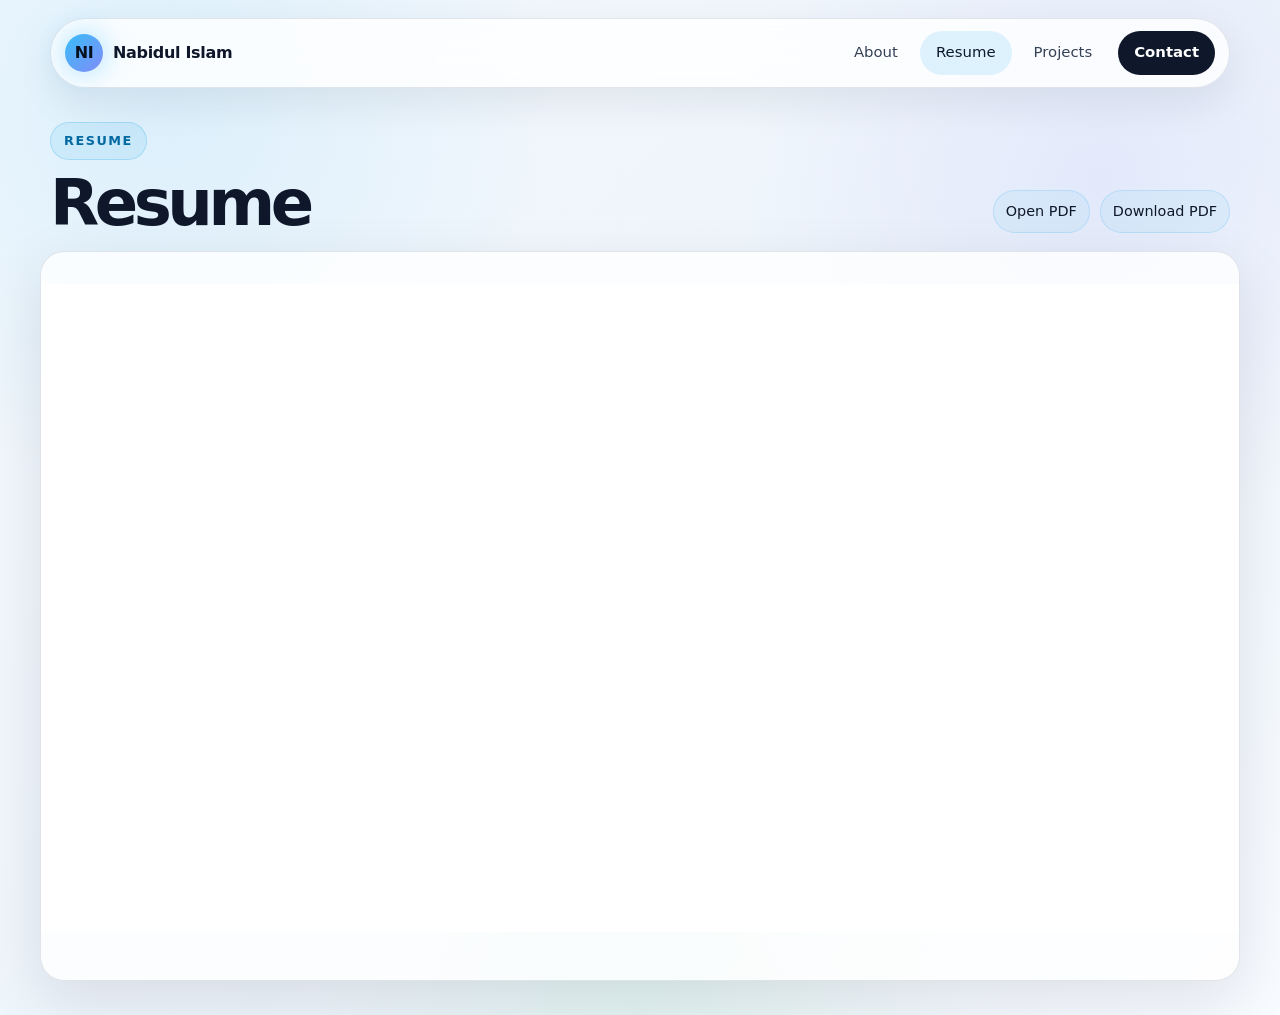
<file: resume.html>
<!doctype html><html lang="en"><head><title>Resume | Nabidul Islam</title><meta charset="utf-8">
<meta name="viewport" content="width=device-width, initial-scale=1">
<meta name="description" content="Resume page for Nabidul Islam's mechanical engineering portfolio.">
<link rel="stylesheet" href="assets/css/styles.css">
<script defer src="assets/js/main.js"></script></head><body><div class="page"><header class="site-header">
  <a class="brand" href="index.html" aria-label="Home"><span class="brand-mark">NI</span><span>Nabidul Islam</span></a>
  <button class="nav-toggle" aria-label="Open navigation" data-nav-toggle><span></span><span></span></button>
  <nav class="nav" data-nav>
    <a href="index.html">About</a>
    <a class="active" href="resume.html">Resume</a>
    <a href="projects.html">Projects</a>
    <a class="nav-cta" href="mailto:nabidulislam16@gmail.com">Contact</a>
  </nav>
</header>
<main class="resume-embed-page">
  <section class="container resume-embed-head">
    <div>
      <span class="eyebrow">Resume</span>
      <h1>Resume</h1>
    </div>
    <div class="pdf-links">
      <a href="assets/pdfs/nabidul-islam-resume.pdf" target="_blank" rel="noreferrer">Open PDF</a>
      <a href="assets/pdfs/nabidul-islam-resume.pdf" download>Download PDF</a>
    </div>
  </section>
  <section class="resume-pdf-shell" aria-label="Embedded resume PDF">
    <iframe src="assets/pdfs/nabidul-islam-resume.pdf#view=FitH" title="Nabidul Islam Resume PDF"></iframe>
  </section>
</main>
</div></body></html>
</file>
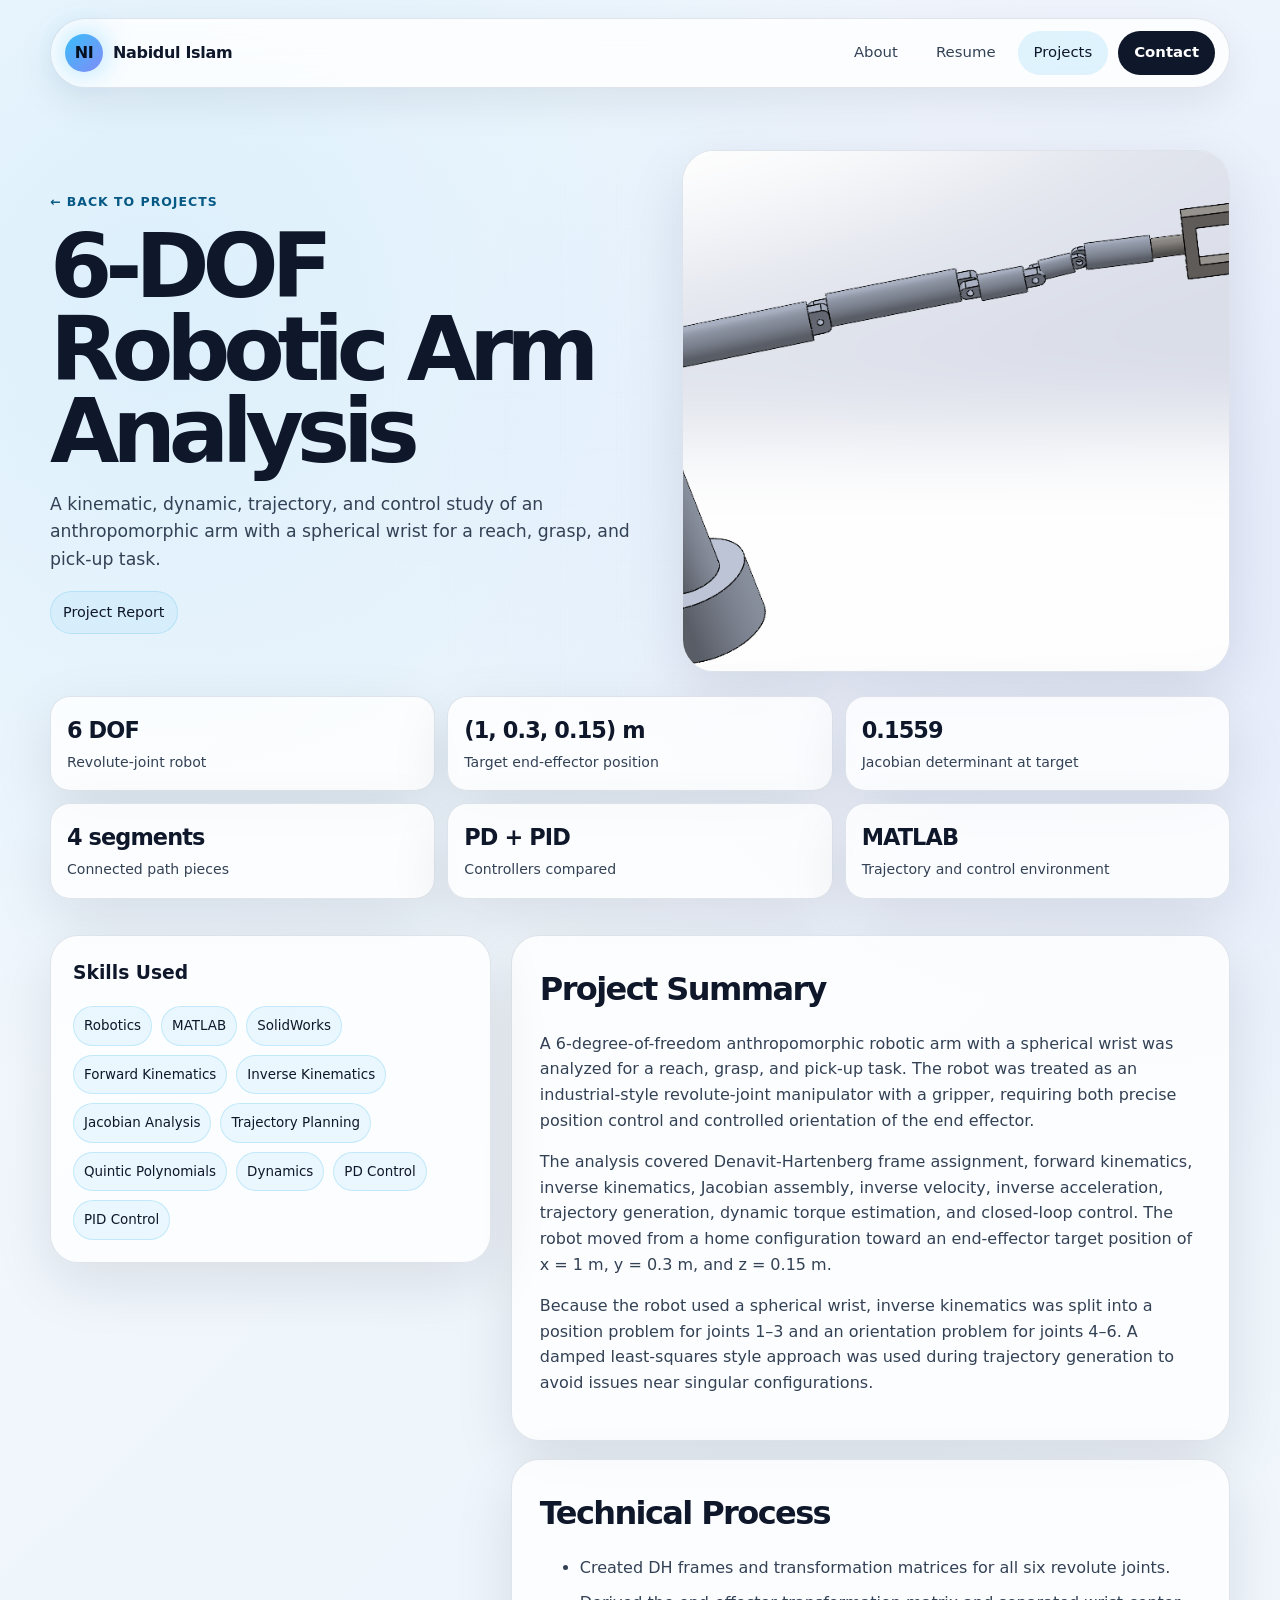
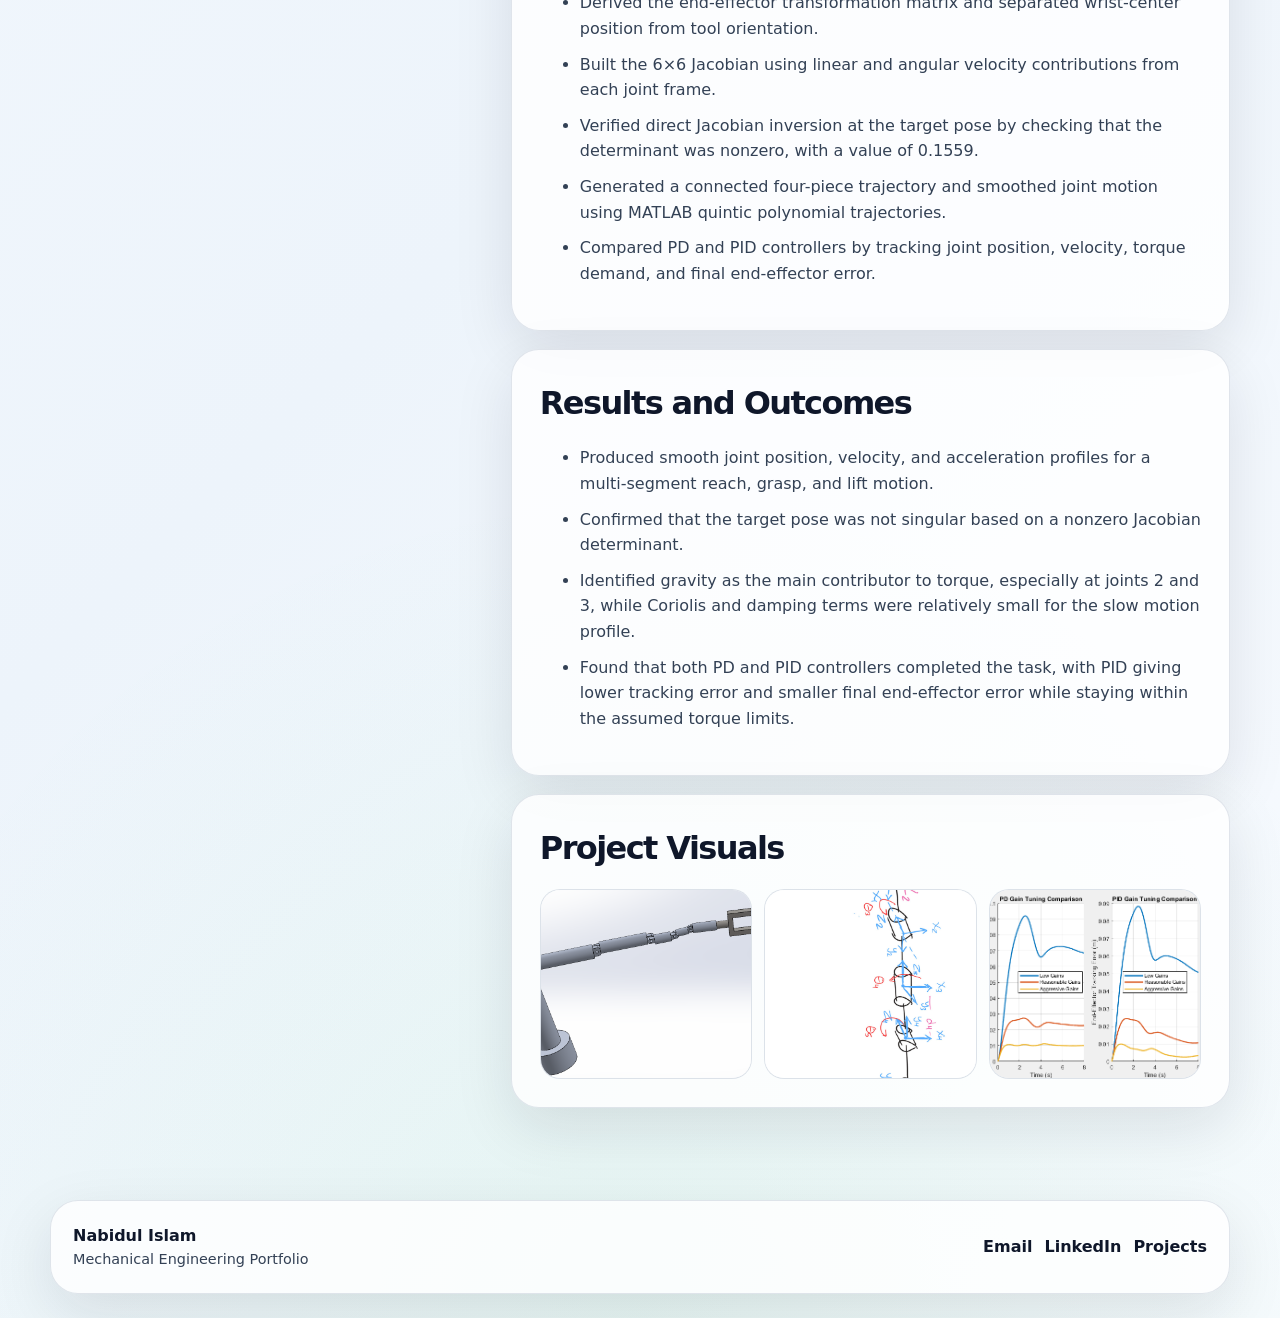
<file: six-dof-robotic-arm.html>
<!doctype html><html lang="en"><head><title>6-DOF Robotic Arm Analysis | Nabidul Islam</title><meta charset="utf-8">
<meta name="viewport" content="width=device-width, initial-scale=1">
<meta name="description" content="Mechanical engineering portfolio for Nabidul Islam: design, robotics, thermal systems, FEA, mechatronics, and sustainability projects.">
<link rel="stylesheet" href="assets/css/styles.css">
<script defer src="assets/js/main.js"></script></head><body><div class="page"><header class="site-header">
  <a class="brand" href="index.html" aria-label="Home"><span class="brand-mark">NI</span><span>Nabidul Islam</span></a>
  <button class="nav-toggle" aria-label="Open navigation" data-nav-toggle><span></span><span></span></button>
  <nav class="nav" data-nav>
    <a  href="index.html">About</a>
    <a  href="resume.html">Resume</a>
    <a class="active" href="projects.html">Projects</a>
    <a class="nav-cta" href="mailto:nabidulislam16@gmail.com">Contact</a>
  </nav>
</header>
<main class="container project-detail">
  <section class="project-top">
    <div class="page-title"><a class="crumb" href="projects.html">← Back to Projects</a><h1>6-DOF Robotic Arm Analysis</h1><p>A kinematic, dynamic, trajectory, and control study of an anthropomorphic arm with a spherical wrist for a reach, grasp, and pick-up task.</p><div class="pdf-links"><a href="assets/pdfs/six-dof-robotics-project.pdf" target="_blank" rel="noreferrer">Project Report</a></div></div>
    <div class="project-visual"><img src="assets/images/robot-arm.png" alt="6-DOF Robotic Arm Analysis hero visual"></div>
  </section>
  <section class="metric-strip"><div class="metric"><strong>6 DOF</strong><span>Revolute-joint robot</span></div><div class="metric"><strong>(1, 0.3, 0.15) m</strong><span>Target end-effector position</span></div><div class="metric"><strong>0.1559</strong><span>Jacobian determinant at target</span></div><div class="metric"><strong>4 segments</strong><span>Connected path pieces</span></div><div class="metric"><strong>PD + PID</strong><span>Controllers compared</span></div><div class="metric"><strong>MATLAB</strong><span>Trajectory and control environment</span></div></section>
  <section class="content-grid">
    <aside class="side-panel"><h3>Skills Used</h3><div class="stack"><span>Robotics</span><span>MATLAB</span><span>SolidWorks</span><span>Forward Kinematics</span><span>Inverse Kinematics</span><span>Jacobian Analysis</span><span>Trajectory Planning</span><span>Quintic Polynomials</span><span>Dynamics</span><span>PD Control</span><span>PID Control</span></div></aside>
    <div>
      <article class="summary-block"><h2>Project Summary</h2><p>A 6-degree-of-freedom anthropomorphic robotic arm with a spherical wrist was analyzed for a reach, grasp, and pick-up task. The robot was treated as an industrial-style revolute-joint manipulator with a gripper, requiring both precise position control and controlled orientation of the end effector.</p><p>The analysis covered Denavit-Hartenberg frame assignment, forward kinematics, inverse kinematics, Jacobian assembly, inverse velocity, inverse acceleration, trajectory generation, dynamic torque estimation, and closed-loop control. The robot moved from a home configuration toward an end-effector target position of x = 1 m, y = 0.3 m, and z = 0.15 m.</p><p>Because the robot used a spherical wrist, inverse kinematics was split into a position problem for joints 1–3 and an orientation problem for joints 4–6. A damped least-squares style approach was used during trajectory generation to avoid issues near singular configurations.</p></article>
      <article class="summary-block"><h2>Technical Process</h2><ul><li>Created DH frames and transformation matrices for all six revolute joints.</li><li>Derived the end-effector transformation matrix and separated wrist-center position from tool orientation.</li><li>Built the 6×6 Jacobian using linear and angular velocity contributions from each joint frame.</li><li>Verified direct Jacobian inversion at the target pose by checking that the determinant was nonzero, with a value of 0.1559.</li><li>Generated a connected four-piece trajectory and smoothed joint motion using MATLAB quintic polynomial trajectories.</li><li>Compared PD and PID controllers by tracking joint position, velocity, torque demand, and final end-effector error.</li></ul></article>
      <article class="summary-block"><h2>Results and Outcomes</h2><ul><li>Produced smooth joint position, velocity, and acceleration profiles for a multi-segment reach, grasp, and lift motion.</li><li>Confirmed that the target pose was not singular based on a nonzero Jacobian determinant.</li><li>Identified gravity as the main contributor to torque, especially at joints 2 and 3, while Coriolis and damping terms were relatively small for the slow motion profile.</li><li>Found that both PD and PID controllers completed the task, with PID giving lower tracking error and smaller final end-effector error while staying within the assumed torque limits.</li></ul></article>
      <article class="summary-block"><h2>Project Visuals</h2><div class="gallery"><img src="assets/images/robot-arm.png" alt="6-DOF Robotic Arm Analysis project image"><img src="assets/images/robot-dh.png" alt="6-DOF Robotic Arm Analysis project image"><img src="assets/images/robot-graphs.png" alt="6-DOF Robotic Arm Analysis project image"></div></article>
    </div>
  </section>
</main><footer class="footer">
  <div><strong>Nabidul Islam</strong><span>Mechanical Engineering Portfolio</span></div>
  <div class="footer-links"><a href="mailto:nabidulislam16@gmail.com">Email</a><a href="https://linkedin.com/in/nabidul-islam-5b1bb9274/">LinkedIn</a><a href="projects.html">Projects</a></div>
</footer></div></body></html>
</file>
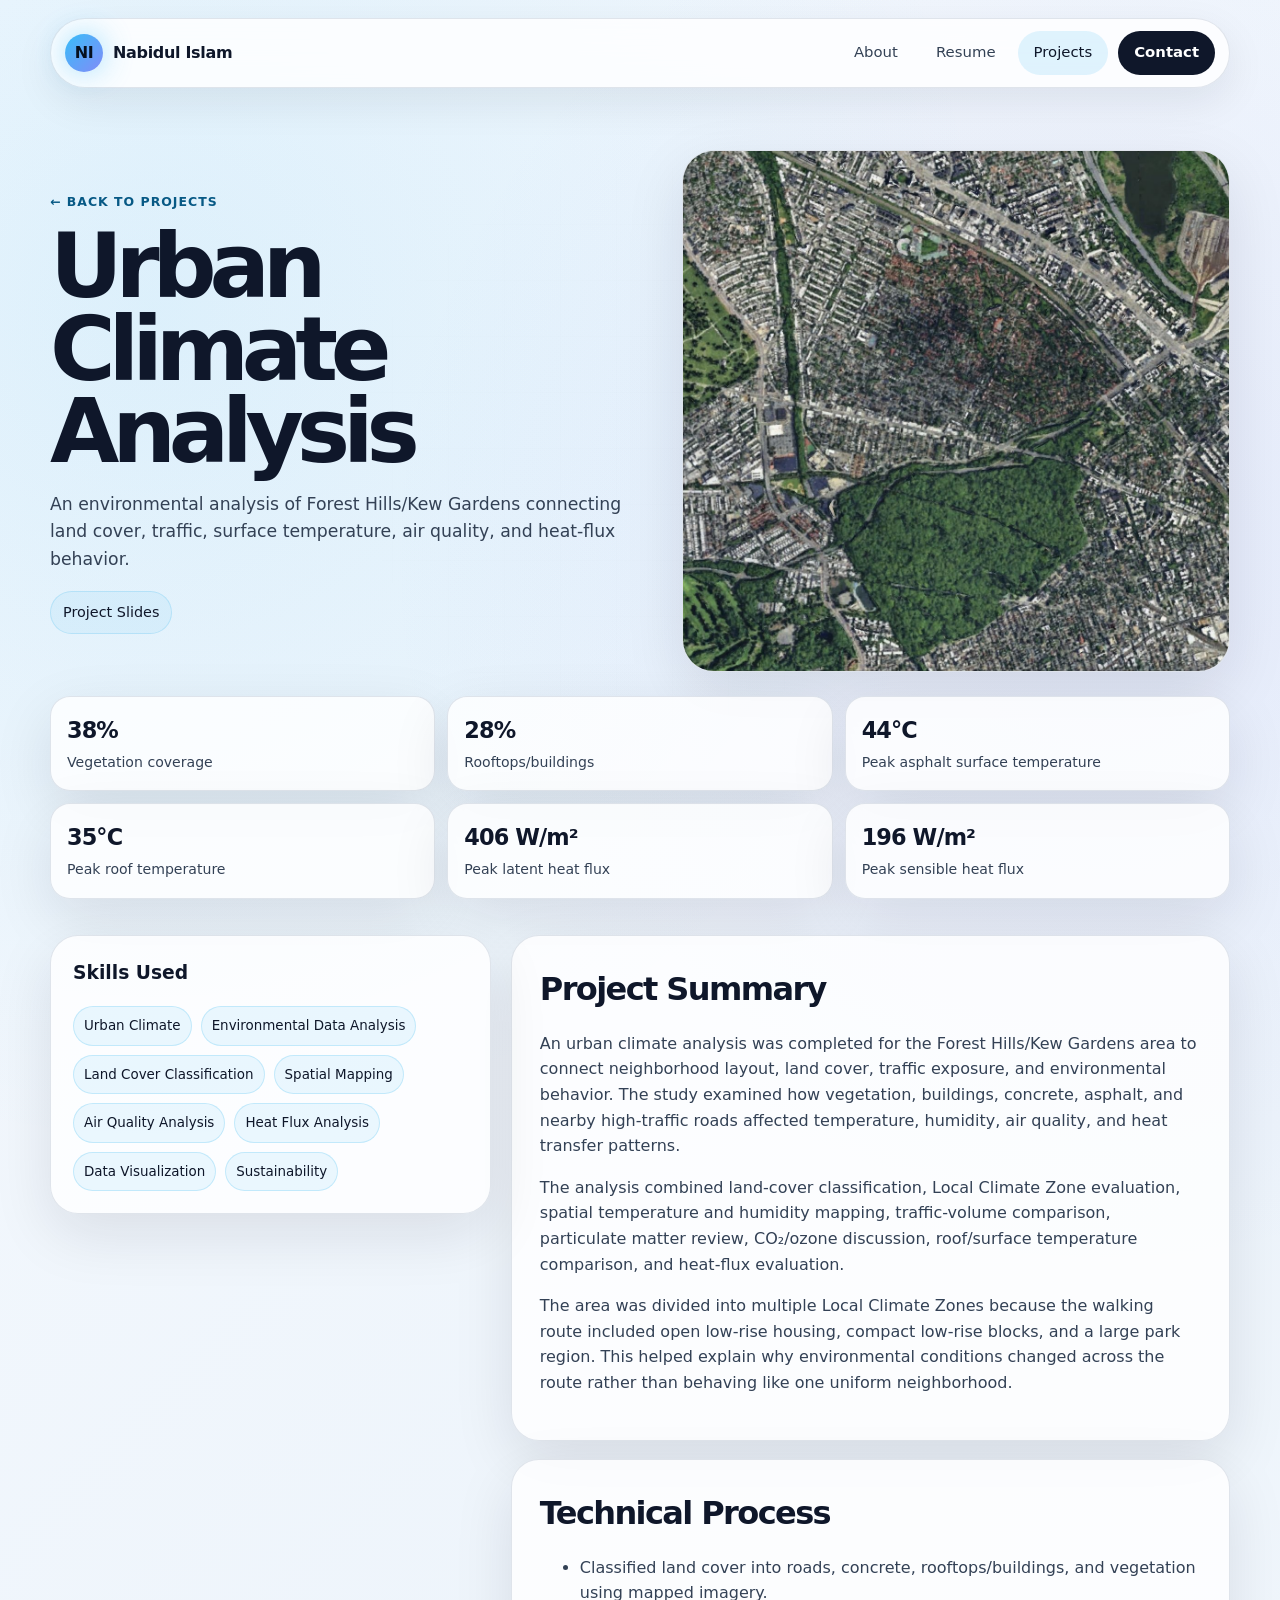
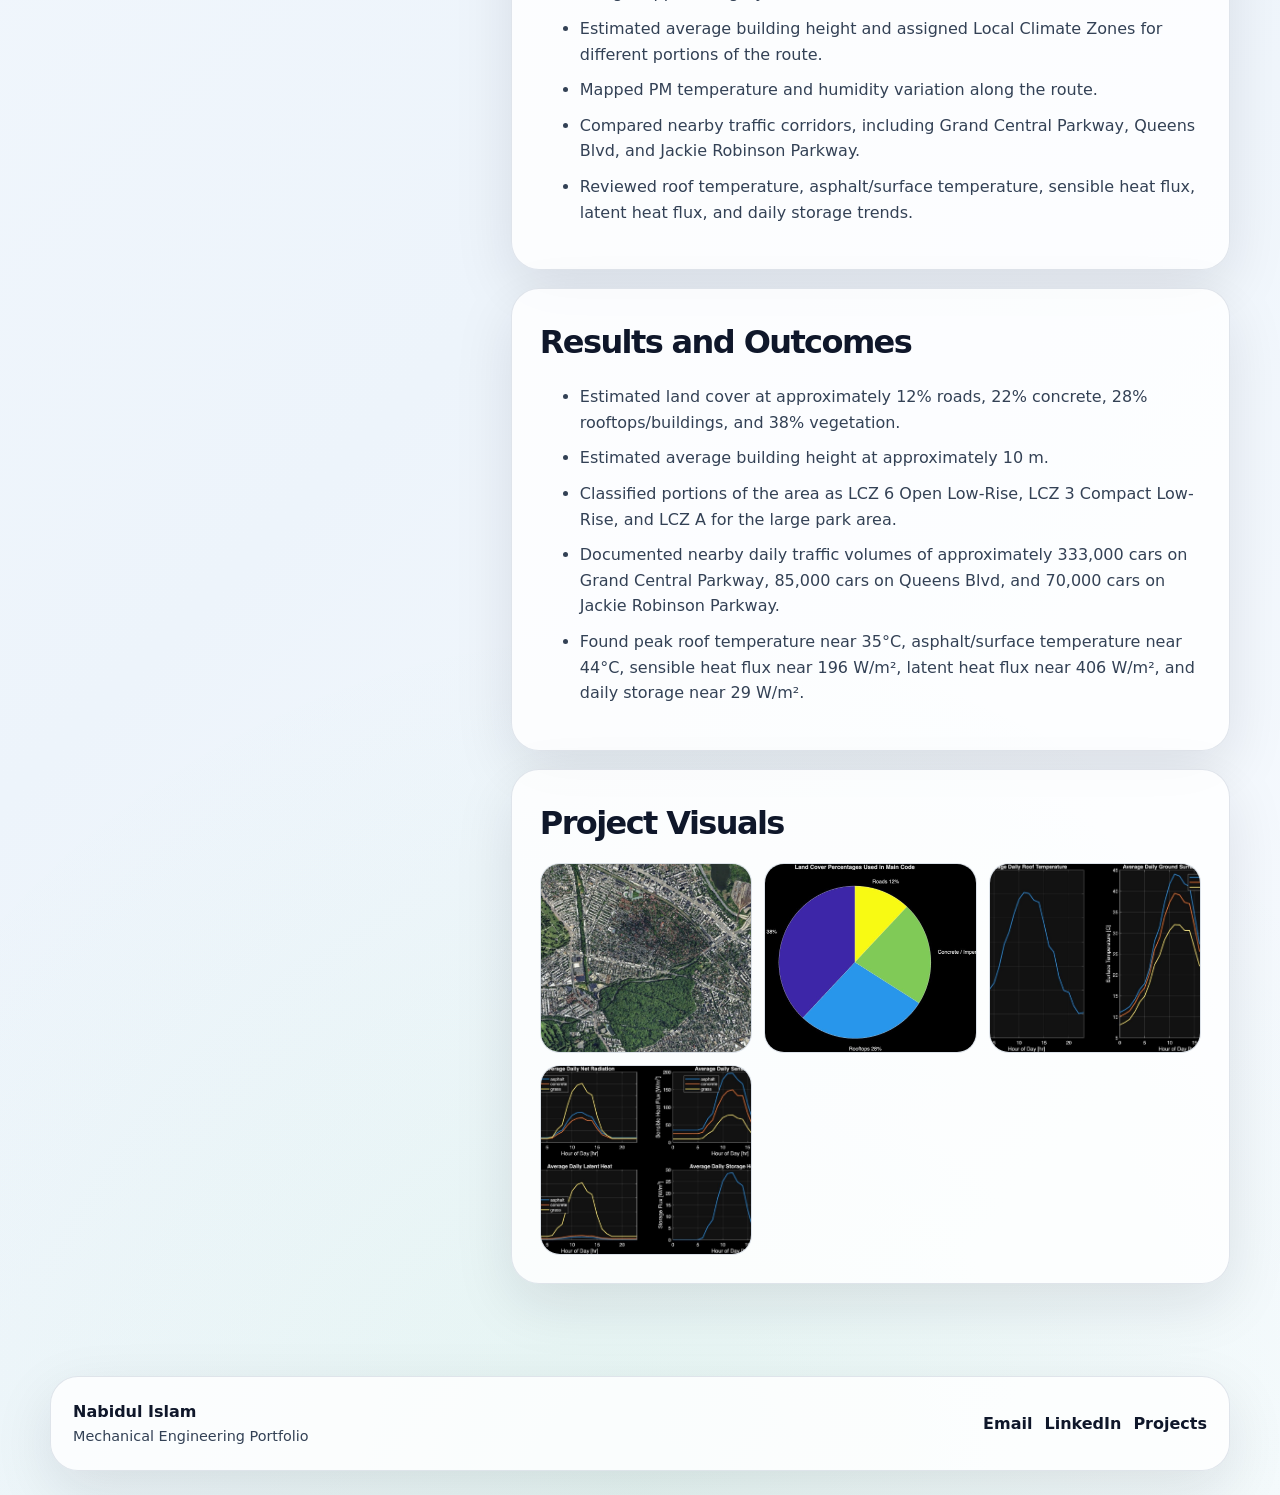
<file: urban-climate-analysis.html>
<!doctype html><html lang="en"><head><title>Urban Climate Analysis | Nabidul Islam</title><meta charset="utf-8">
<meta name="viewport" content="width=device-width, initial-scale=1">
<meta name="description" content="Mechanical engineering portfolio for Nabidul Islam: design, robotics, thermal systems, FEA, mechatronics, and sustainability projects.">
<link rel="stylesheet" href="assets/css/styles.css">
<script defer src="assets/js/main.js"></script></head><body><div class="page"><header class="site-header">
  <a class="brand" href="index.html" aria-label="Home"><span class="brand-mark">NI</span><span>Nabidul Islam</span></a>
  <button class="nav-toggle" aria-label="Open navigation" data-nav-toggle><span></span><span></span></button>
  <nav class="nav" data-nav>
    <a  href="index.html">About</a>
    <a  href="resume.html">Resume</a>
    <a class="active" href="projects.html">Projects</a>
    <a class="nav-cta" href="mailto:nabidulislam16@gmail.com">Contact</a>
  </nav>
</header>
<main class="container project-detail">
  <section class="project-top">
    <div class="page-title"><a class="crumb" href="projects.html">← Back to Projects</a><h1>Urban Climate Analysis</h1><p>An environmental analysis of Forest Hills/Kew Gardens connecting land cover, traffic, surface temperature, air quality, and heat-flux behavior.</p><div class="pdf-links"><a href="assets/pdfs/urban-climate-analysis.pdf" target="_blank" rel="noreferrer">Project Slides</a></div></div>
    <div class="project-visual"><img src="assets/images/urban-cover.jpg" alt="Urban Climate Analysis hero visual"></div>
  </section>
  <section class="metric-strip"><div class="metric"><strong>38%</strong><span>Vegetation coverage</span></div><div class="metric"><strong>28%</strong><span>Rooftops/buildings</span></div><div class="metric"><strong>44°C</strong><span>Peak asphalt surface temperature</span></div><div class="metric"><strong>35°C</strong><span>Peak roof temperature</span></div><div class="metric"><strong>406 W/m²</strong><span>Peak latent heat flux</span></div><div class="metric"><strong>196 W/m²</strong><span>Peak sensible heat flux</span></div></section>
  <section class="content-grid">
    <aside class="side-panel"><h3>Skills Used</h3><div class="stack"><span>Urban Climate</span><span>Environmental Data Analysis</span><span>Land Cover Classification</span><span>Spatial Mapping</span><span>Air Quality Analysis</span><span>Heat Flux Analysis</span><span>Data Visualization</span><span>Sustainability</span></div></aside>
    <div>
      <article class="summary-block"><h2>Project Summary</h2><p>An urban climate analysis was completed for the Forest Hills/Kew Gardens area to connect neighborhood layout, land cover, traffic exposure, and environmental behavior. The study examined how vegetation, buildings, concrete, asphalt, and nearby high-traffic roads affected temperature, humidity, air quality, and heat transfer patterns.</p><p>The analysis combined land-cover classification, Local Climate Zone evaluation, spatial temperature and humidity mapping, traffic-volume comparison, particulate matter review, CO₂/ozone discussion, roof/surface temperature comparison, and heat-flux evaluation.</p><p>The area was divided into multiple Local Climate Zones because the walking route included open low-rise housing, compact low-rise blocks, and a large park region. This helped explain why environmental conditions changed across the route rather than behaving like one uniform neighborhood.</p></article>
      <article class="summary-block"><h2>Technical Process</h2><ul><li>Classified land cover into roads, concrete, rooftops/buildings, and vegetation using mapped imagery.</li><li>Estimated average building height and assigned Local Climate Zones for different portions of the route.</li><li>Mapped PM temperature and humidity variation along the route.</li><li>Compared nearby traffic corridors, including Grand Central Parkway, Queens Blvd, and Jackie Robinson Parkway.</li><li>Reviewed roof temperature, asphalt/surface temperature, sensible heat flux, latent heat flux, and daily storage trends.</li></ul></article>
      <article class="summary-block"><h2>Results and Outcomes</h2><ul><li>Estimated land cover at approximately 12% roads, 22% concrete, 28% rooftops/buildings, and 38% vegetation.</li><li>Estimated average building height at approximately 10 m.</li><li>Classified portions of the area as LCZ 6 Open Low-Rise, LCZ 3 Compact Low-Rise, and LCZ A for the large park area.</li><li>Documented nearby daily traffic volumes of approximately 333,000 cars on Grand Central Parkway, 85,000 cars on Queens Blvd, and 70,000 cars on Jackie Robinson Parkway.</li><li>Found peak roof temperature near 35°C, asphalt/surface temperature near 44°C, sensible heat flux near 196 W/m², latent heat flux near 406 W/m², and daily storage near 29 W/m².</li></ul></article>
      <article class="summary-block"><h2>Project Visuals</h2><div class="gallery"><img src="assets/images/urban-cover.jpg" alt="Urban Climate Analysis project image"><img src="assets/images/urban-landcover.jpg" alt="Urban Climate Analysis project image"><img src="assets/images/urban-surface.jpg" alt="Urban Climate Analysis project image"><img src="assets/images/urban-heatflux.jpg" alt="Urban Climate Analysis project image"></div></article>
    </div>
  </section>
</main><footer class="footer">
  <div><strong>Nabidul Islam</strong><span>Mechanical Engineering Portfolio</span></div>
  <div class="footer-links"><a href="mailto:nabidulislam16@gmail.com">Email</a><a href="https://linkedin.com/in/nabidul-islam-5b1bb9274/">LinkedIn</a><a href="projects.html">Projects</a></div>
</footer></div></body></html>
</file>
<file: assets/css/styles.css>
:root{
  --bg:#070b12;
  --bg-2:#0b1120;
  --panel:rgba(15,23,42,.72);
  --panel-2:rgba(17,24,39,.86);
  --muted:#94a3b8;
  --text:#e5e7eb;
  --text-soft:#cbd5e1;
  --line:rgba(148,163,184,.20);
  --accent:#38bdf8;
  --accent-2:#7dd3fc;
  --gold:#fcd34d;
  --shadow: 0 30px 90px rgba(0,0,0,.45);
  --radius:28px;
  --max:1180px;
}
*{box-sizing:border-box}
html{scroll-behavior:smooth}
body{
  margin:0;
  color:var(--text);
  background:
    radial-gradient(circle at 14% 12%, rgba(56,189,248,.18), transparent 28%),
    radial-gradient(circle at 84% 20%, rgba(167,139,250,.14), transparent 24%),
    radial-gradient(circle at 50% 100%, rgba(34,197,94,.10), transparent 30%),
    linear-gradient(135deg, var(--bg), #0a0f1a 55%, #05070c);
  font-family: Inter, ui-sans-serif, system-ui, -apple-system, BlinkMacSystemFont, "Segoe UI", sans-serif;
  line-height:1.6;
  min-height:100vh;
}
a{color:inherit;text-decoration:none}
img{max-width:100%;display:block}
.page{min-height:100vh;position:relative;overflow:hidden}
.page::before{
  content:"";position:fixed;inset:0;pointer-events:none;opacity:.28;
  background-image:linear-gradient(rgba(255,255,255,.035) 1px, transparent 1px), linear-gradient(90deg, rgba(255,255,255,.035) 1px, transparent 1px);
  background-size:56px 56px;
  mask-image:radial-gradient(circle at center, black, transparent 80%);
}
.site-header{
  width:min(var(--max), calc(100% - 40px));
  margin:18px auto 0;
  display:flex;align-items:center;justify-content:space-between;
  padding:12px 14px;
  border:1px solid var(--line);
  border-radius:999px;
  background:rgba(2,6,23,.66);
  backdrop-filter:blur(18px);
  position:sticky;top:18px;z-index:20;
  box-shadow:0 16px 60px rgba(0,0,0,.28);
}
.brand{display:flex;align-items:center;gap:10px;font-weight:760;letter-spacing:-.02em}
.brand-mark{width:38px;height:38px;border-radius:50%;display:grid;place-items:center;background:linear-gradient(135deg,#38bdf8,#818cf8);color:#06101f;font-weight:900;box-shadow:0 0 30px rgba(56,189,248,.45)}
.nav{display:flex;align-items:center;gap:6px}
.nav a{font-size:.93rem;color:var(--text-soft);padding:10px 16px;border-radius:999px;transition:.25s ease}
.nav a:hover,.nav a.active{background:rgba(148,163,184,.13);color:#fff}
.nav .nav-cta{background:#e5e7eb;color:#020617;font-weight:800;margin-left:4px}
.nav .nav-cta:hover{background:#fff;color:#020617;transform:translateY(-1px)}
.nav-toggle{display:none;background:transparent;border:0;padding:10px;gap:5px;flex-direction:column}
.nav-toggle span{display:block;width:22px;height:2px;background:#e5e7eb;border-radius:99px}
.container{width:min(var(--max), calc(100% - 40px));margin:0 auto;position:relative;z-index:1}
.hero{display:grid;grid-template-columns:1.05fr .75fr;align-items:center;gap:42px;padding:90px 0 70px;min-height:calc(100vh - 92px)}
.eyebrow{display:inline-flex;align-items:center;gap:10px;color:#bae6fd;background:rgba(56,189,248,.10);border:1px solid rgba(56,189,248,.24);padding:8px 13px;border-radius:999px;font-weight:750;font-size:.8rem;letter-spacing:.12em;text-transform:uppercase}
.hero h1{font-size:clamp(3.4rem,8vw,7.9rem);line-height:.88;margin:22px 0 22px;letter-spacing:-.09em}
.hero h1 span{display:block;background:linear-gradient(135deg,#fff 10%,#cbd5e1 55%,#7dd3fc);-webkit-background-clip:text;background-clip:text;color:transparent}
.hero p{font-size:1.14rem;color:var(--text-soft);max-width:680px;margin:0 0 28px}
.hero-actions{display:flex;gap:12px;flex-wrap:wrap;margin-top:28px}
.profile-photo-card{position:relative;border:1px solid var(--line);background:linear-gradient(145deg,rgba(15,23,42,.88),rgba(2,6,23,.56));border-radius:var(--radius);box-shadow:var(--shadow);padding:14px;overflow:hidden}.profile-photo-card::after{content:"";position:absolute;inset:auto -90px -120px auto;width:300px;height:300px;border-radius:50%;background:rgba(56,189,248,.13);filter:blur(10px)}.profile-photo-card img{position:relative;z-index:1;width:100%;height:min(620px,72vh);object-fit:cover;object-position:center 24%;display:block;border-radius:calc(var(--radius) - 10px);filter:saturate(1.03) contrast(1.02)}
.btn{display:inline-flex;align-items:center;justify-content:center;gap:10px;padding:13px 18px;border-radius:999px;border:1px solid var(--line);font-weight:800;transition:.22s ease;background:rgba(15,23,42,.56)}
.btn.primary{background:linear-gradient(135deg,#e5e7eb,#ffffff);color:#020617;border-color:transparent}
.btn:hover{transform:translateY(-2px);box-shadow:0 20px 50px rgba(0,0,0,.25)}
.hero-card{position:relative;border:1px solid var(--line);background:linear-gradient(145deg,rgba(15,23,42,.88),rgba(2,6,23,.56));border-radius:var(--radius);box-shadow:var(--shadow);padding:26px;overflow:hidden}
.hero-card::after{content:"";position:absolute;inset:auto -90px -120px auto;width:300px;height:300px;border-radius:50%;background:rgba(56,189,248,.13);filter:blur(10px)}
.orbit{aspect-ratio:1/1;border-radius:50%;border:1px solid rgba(148,163,184,.16);position:relative;display:grid;place-items:center;margin:8px auto 24px;max-width:420px;background:radial-gradient(circle, rgba(56,189,248,.16), rgba(15,23,42,.2) 48%, transparent 49%)}
.orbit::before,.orbit::after{content:"";position:absolute;border:1px solid rgba(125,211,252,.24);border-radius:50%;inset:14%;animation:spin 22s linear infinite}.orbit::after{inset:28%;animation-duration:16s;animation-direction:reverse}
.core{width:135px;height:135px;border-radius:40px;background:linear-gradient(135deg,#38bdf8,#818cf8);display:grid;place-items:center;color:#03101e;font-size:3rem;font-weight:950;box-shadow:0 0 70px rgba(56,189,248,.4);transform:rotate(-8deg)}
.pill-cloud{display:flex;flex-wrap:wrap;gap:10px;position:relative;z-index:2}.pill-cloud span{padding:9px 12px;border:1px solid var(--line);background:rgba(148,163,184,.08);border-radius:999px;color:var(--text-soft);font-size:.88rem}
@keyframes spin{to{transform:rotate(360deg)}}
.section{padding:76px 0}.section-head{display:flex;align-items:end;justify-content:space-between;gap:28px;margin-bottom:28px}.section-head.stacked{align-items:flex-start;flex-direction:column;gap:14px}.section-head.stacked p{max-width:980px}.focus-grid{margin-top:18px}.section-head h2{font-size:clamp(2rem,4vw,4.1rem);line-height:1;margin:0;letter-spacing:-.06em}.section-head p{color:var(--muted);max-width:540px;margin:0}.grid{display:grid;gap:18px}.grid-3{grid-template-columns:repeat(3,1fr)}.grid-2{grid-template-columns:repeat(2,1fr)}
.stat-card,.info-card,.project-card,.resume-card{border:1px solid var(--line);background:var(--panel);border-radius:24px;padding:22px;box-shadow:0 18px 60px rgba(0,0,0,.22);backdrop-filter:blur(16px)}
.stat-card strong{font-size:2rem;display:block;letter-spacing:-.05em}.stat-card span,.info-card p,.project-card p{color:var(--muted)}
.info-card h3,.resume-card h3{margin:0 0 10px;font-size:1.08rem}.stack{display:flex;flex-wrap:wrap;gap:9px}.stack span{font-size:.84rem;color:#dbeafe;border:1px solid rgba(125,211,252,.22);background:rgba(56,189,248,.08);padding:8px 10px;border-radius:999px}
.projects-hero{padding:90px 0 34px}.projects-hero h1,.page-title h1{font-size:clamp(3rem,7vw,6.6rem);line-height:.92;margin:18px 0;letter-spacing:-.08em}.projects-hero p,.page-title p{color:var(--text-soft);max-width:760px;font-size:1.08rem}
.project-grid{display:grid;grid-template-columns:repeat(3,1fr);gap:18px;padding-bottom:76px}.project-card{padding:0;overflow:hidden;min-height:100%;transition:.28s ease}.project-card:hover{transform:translateY(-6px);border-color:rgba(125,211,252,.42);box-shadow:0 30px 90px rgba(0,0,0,.32)}.project-image{height:230px;overflow:hidden;background:#0f172a;position:relative}.project-image img{width:100%;height:100%;object-fit:cover;transition:.35s ease}.project-card:hover .project-image img{transform:scale(1.055)}.project-body{padding:22px}.project-body h2{font-size:1.28rem;margin:5px 0 8px;letter-spacing:-.03em}.project-body .tag{font-size:.78rem;color:#bae6fd;text-transform:uppercase;letter-spacing:.12em;font-weight:800}.project-link{display:inline-flex;margin-top:16px;color:#fff;font-weight:850}.project-link::after{content:"→";margin-left:9px;transition:.2s}.project-card:hover .project-link::after{transform:translateX(4px)}
.resume-shell{min-height:calc(100vh - 88px);padding:54px 0;display:grid;align-items:center}.resume-layout{display:grid;grid-template-columns:.86fr 1.14fr;gap:18px;align-items:stretch}.resume-name{border:1px solid var(--line);background:linear-gradient(145deg,rgba(56,189,248,.13),rgba(15,23,42,.82));border-radius:32px;padding:34px;box-shadow:var(--shadow)}.resume-name h1{font-size:clamp(2.4rem,5vw,5.1rem);line-height:.94;margin:18px 0;letter-spacing:-.08em}.resume-name p{color:var(--text-soft)}.resume-contact{display:grid;gap:9px;margin-top:22px}.resume-contact a,.resume-contact span{color:#dbeafe}.resume-main{display:grid;grid-template-columns:1fr 1fr;gap:14px}.resume-card ul{padding-left:18px;margin:8px 0 0}.resume-card li{color:var(--text-soft);margin:6px 0}.resume-card.full{grid-column:1/-1}.print-btn{margin-top:22px}

.resume-pdf-shell{padding:32px 0 48px;min-height:calc(100vh - 88px)}
.resume-pdf-layout{grid-template-columns:.38fr 1.62fr;min-height:78vh;align-items:stretch}
.resume-pdf-side{display:flex;flex-direction:column;justify-content:center}
.resume-actions{display:flex;flex-wrap:wrap;gap:10px;margin-top:22px}
.resume-pdf-panel{border:1px solid var(--line);background:linear-gradient(145deg,rgba(15,23,42,.90),rgba(2,6,23,.62));border-radius:32px;padding:14px;box-shadow:var(--shadow);min-height:78vh;display:flex;flex-direction:column;overflow:hidden}
.resume-pdf-frame{width:100%;flex:1;min-height:74vh;border:0;border-radius:22px;background:#f8fafc}
.resume-pdf-fallback{margin:12px 4px 0;color:var(--muted);font-size:.92rem}.resume-pdf-fallback a{color:#bae6fd;font-weight:800}

.project-detail{padding:62px 0 74px}.project-top{display:grid;grid-template-columns:1.05fr .95fr;gap:26px;align-items:center}.project-visual{border-radius:32px;overflow:hidden;border:1px solid var(--line);box-shadow:var(--shadow);background:#0f172a}.project-visual img{width:100%;height:520px;object-fit:cover}.crumb{color:#bae6fd;font-weight:800;letter-spacing:.08em;text-transform:uppercase;font-size:.78rem}.page-title h1{margin-top:12px}.metric-strip{display:grid;grid-template-columns:repeat(3,1fr);gap:12px;margin-top:24px}.metric{border:1px solid var(--line);background:rgba(15,23,42,.76);border-radius:20px;padding:16px}.metric strong{display:block;font-size:1.4rem;letter-spacing:-.04em}.metric span{color:var(--muted);font-size:.88rem}.content-grid{display:grid;grid-template-columns:.76fr 1.24fr;gap:20px;margin-top:36px}.side-panel{position:sticky;top:104px;align-self:start;border:1px solid var(--line);background:var(--panel);border-radius:28px;padding:22px}.side-panel h3{margin-top:0}.summary-block{border:1px solid var(--line);background:rgba(15,23,42,.68);border-radius:28px;padding:28px;margin-bottom:18px}.summary-block h2{font-size:2rem;letter-spacing:-.05em;margin:0 0 14px}.summary-block p{color:var(--text-soft)}.summary-block li{margin:10px 0;color:var(--text-soft)}.gallery{display:grid;grid-template-columns:repeat(3,1fr);gap:12px}.gallery img{width:100%;height:190px;object-fit:cover;border-radius:20px;border:1px solid var(--line);background:#0f172a}.pdf-links{display:flex;flex-wrap:wrap;gap:10px;margin-top:16px}.pdf-links a{font-size:.9rem;border:1px solid var(--line);border-radius:999px;padding:9px 12px;color:#e0f2fe;background:rgba(56,189,248,.07)}
.footer{width:min(var(--max), calc(100% - 40px));margin:0 auto 24px;padding:22px;border:1px solid var(--line);border-radius:28px;background:rgba(2,6,23,.62);display:flex;align-items:center;justify-content:space-between;gap:18px}.footer strong{display:block}.footer span{display:block;color:var(--muted);font-size:.9rem}.footer-links{display:flex;gap:12px;flex-wrap:wrap}.footer-links a{color:#bae6fd;font-weight:750}
@media (max-width: 980px){.hero,.project-top,.content-grid,.resume-layout{grid-template-columns:1fr}.project-grid,.grid-3,.metric-strip{grid-template-columns:repeat(2,1fr)}.project-visual img{height:380px}.side-panel{position:relative;top:auto}.resume-main{grid-template-columns:1fr}}
@media (max-width: 720px){.site-header{border-radius:24px;align-items:flex-start}.nav-toggle{display:flex}.nav{display:none;position:absolute;left:12px;right:12px;top:64px;flex-direction:column;background:rgba(2,6,23,.94);border:1px solid var(--line);border-radius:22px;padding:10px}.nav.open{display:flex}.nav a{width:100%;text-align:center}.hero{padding-top:58px}.project-grid,.grid-3,.grid-2,.metric-strip{grid-template-columns:1fr}.section-head{display:block}.gallery{grid-template-columns:1fr}.footer{display:block}.footer-links{margin-top:12px}.container,.site-header,.footer{width:min(100% - 24px, var(--max))}.hero h1{font-size:3.6rem}.projects-hero h1,.page-title h1{font-size:3.2rem}.project-image{height:210px}.project-visual img{height:280px}}

@media (max-width: 980px){.resume-pdf-layout{min-height:auto}.resume-pdf-panel{min-height:72vh}.resume-pdf-frame{min-height:68vh}.resume-pdf-side{display:block}}
@media (max-width: 720px){.resume-pdf-shell{padding-top:28px}.resume-pdf-panel{padding:10px;border-radius:24px;min-height:68vh}.resume-pdf-frame{min-height:64vh;border-radius:16px}.resume-actions .btn{width:100%}}

@media print{body{background:white;color:#111}.site-header,.footer,.print-btn{display:none}.resume-shell{padding:0}.resume-name,.resume-card{box-shadow:none;border-color:#ddd;background:white;color:#111}.resume-card li,.resume-name p{color:#111}.resume-layout{grid-template-columns:1fr 1.4fr}.page::before{display:none}}

@media (max-width:900px){.hero{grid-template-columns:1fr;min-height:auto}.profile-photo-card{max-width:520px}.profile-photo-card img{height:auto;max-height:none}}

.resume-embed-page{min-height:calc(100vh - 82px);display:flex;flex-direction:column}
.resume-embed-head{display:flex;align-items:end;justify-content:space-between;gap:24px;padding:34px 0 18px}
.resume-embed-head h1{font-size:clamp(2.4rem,5vw,4.8rem);line-height:.92;margin:14px 0 0;letter-spacing:-.07em}
.resume-pdf-shell{width:min(1200px,calc(100% - 40px));margin:0 auto 34px;flex:1;min-height:72vh;border:1px solid var(--line);border-radius:24px;overflow:hidden;background:#020617;box-shadow:var(--shadow)}
.resume-pdf-shell iframe{width:100%;height:100%;min-height:72vh;border:0;display:block;background:#020617}
@media (max-width:760px){.resume-embed-head{align-items:flex-start;flex-direction:column}.resume-pdf-shell{width:calc(100% - 24px);min-height:76vh}.resume-pdf-shell iframe{min-height:76vh}}



/* Lighter theme refresh */
:root{
  --bg:#eef5fb;
  --bg-2:#f8fbff;
  --panel:rgba(255,255,255,.82);
  --panel-2:rgba(248,250,252,.94);
  --muted:#64748b;
  --text:#0f172a;
  --text-soft:#334155;
  --line:rgba(148,163,184,.28);
  --accent:#0ea5e9;
  --accent-2:#38bdf8;
  --shadow:0 20px 60px rgba(15,23,42,.10);
}
body{
  color:var(--text);
  background:
    radial-gradient(circle at 12% 10%, rgba(14,165,233,.10), transparent 28%),
    radial-gradient(circle at 86% 18%, rgba(99,102,241,.08), transparent 26%),
    radial-gradient(circle at 50% 100%, rgba(34,197,94,.07), transparent 28%),
    linear-gradient(135deg, #f5f9fe, #edf4fb 55%, #f8fbff);
}
.page::before{
  opacity:.18;
  background-image:linear-gradient(rgba(15,23,42,.04) 1px, transparent 1px), linear-gradient(90deg, rgba(15,23,42,.04) 1px, transparent 1px);
}
.site-header{
  background:rgba(255,255,255,.82);
  box-shadow:0 14px 40px rgba(15,23,42,.08);
}
.nav a{color:var(--text-soft)}
.nav a:hover,.nav a.active{background:rgba(14,165,233,.12);color:var(--text)}
.nav .nav-cta{background:#0f172a;color:#fff}
.nav .nav-cta:hover{background:#111827;color:#fff}
.nav-toggle span{background:#0f172a}
.eyebrow{color:#0369a1;background:rgba(14,165,233,.10);border-color:rgba(14,165,233,.22)}
.hero h1 span{background:linear-gradient(135deg,#0f172a 10%,#334155 55%,#0ea5e9);-webkit-background-clip:text;background-clip:text;color:transparent}
.profile-photo-card,.hero-card,.stat-card,.info-card,.project-card,.resume-card,.project-visual,.side-panel,.summary-block,.metric,.footer,.resume-pdf-shell,.resume-pdf-panel{
  background:rgba(255,255,255,.80) !important;
  box-shadow:var(--shadow);
}
.profile-photo-card,.hero-card,.resume-pdf-panel{border-color:rgba(148,163,184,.22)}
.btn{background:rgba(255,255,255,.86)}
.btn.primary{background:linear-gradient(135deg,#0ea5e9,#38bdf8);color:#fff}
.btn:hover{box-shadow:0 16px 38px rgba(14,165,233,.16)}
.stat-card span,.info-card p,.project-card p,.metric span,.summary-block p,.summary-block li,.resume-name p,.resume-card li,.page-title p,.projects-hero p,.section-head p,.footer span,.resume-pdf-fallback{color:var(--text-soft)}
.project-image,.gallery img,.project-visual,.resume-pdf-shell iframe{background:#f8fafc}
.project-link,.crumb,.footer-links a,.pdf-links a,.stack span,.resume-contact a,.resume-contact span{color:#0f172a}
.project-body .tag,.crumb{color:#075985}
.stack span{border-color:rgba(14,165,233,.18);background:rgba(14,165,233,.08)}
.pdf-links a{background:rgba(14,165,233,.06);border-color:rgba(14,165,233,.16)}
.footer{background:rgba(255,255,255,.82)}
.metric{background:rgba(255,255,255,.82)}
.summary-block{background:rgba(255,255,255,.86)}
.project-image{background:linear-gradient(135deg,#eff6ff,#f8fafc)}
.project-card:hover{box-shadow:0 22px 56px rgba(15,23,42,.12)}
.resume-pdf-shell{background:rgba(255,255,255,.84)}
.resume-pdf-shell iframe,.resume-pdf-frame{background:#fff}
/* GripWell image zoomed out */
.project-image img[src$="gripwell-photo.jpg"]{
  object-fit:contain;
  padding:10px;
  background:#f8fafc;
}
.project-visual img[src$="gripwell-photo.jpg"]{
  object-fit:contain;
  object-position:center center;
  padding:18px;
  background:#f8fafc;
}
.gallery img[src$="gripwell-photo.jpg"]{
  object-fit:contain;
  padding:8px;
  background:#f8fafc;
}
@media (max-width:720px){
  .nav{background:rgba(255,255,255,.96)}
}
</file>
